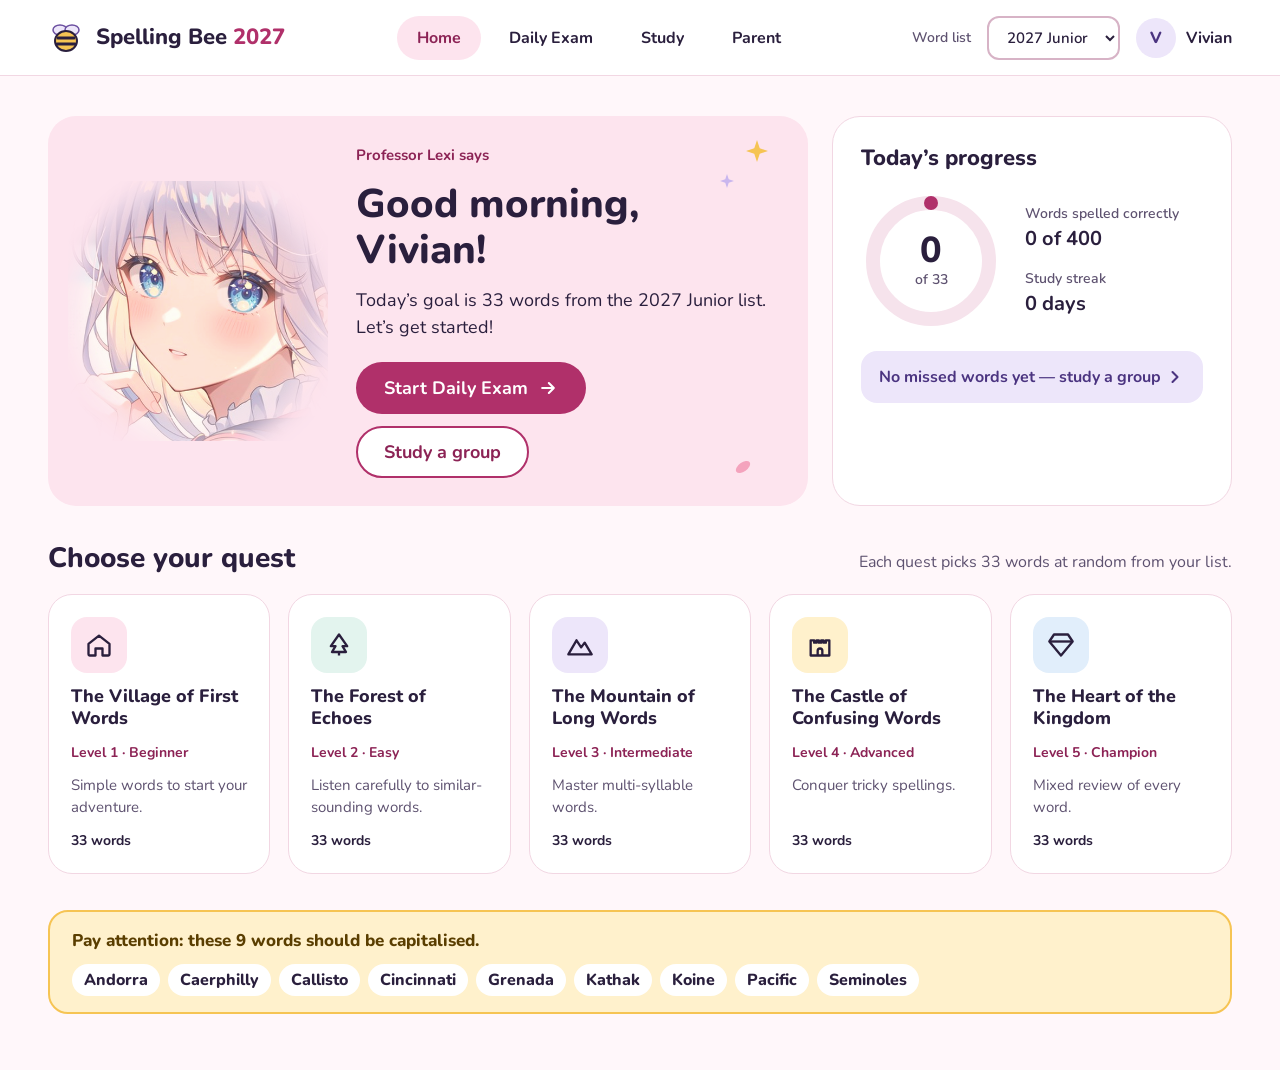
<file: index.html>
<!DOCTYPE html>
<html lang="en">
<head>
    <meta charset="UTF-8">
    <meta name="viewport" content="width=device-width, initial-scale=1.0">
    <title>Spelling Bee 2027 – Home</title>
    <link rel="preconnect" href="https://fonts.googleapis.com">
    <link rel="preconnect" href="https://fonts.gstatic.com" crossorigin>
    <link rel="stylesheet" href="https://fonts.googleapis.com/css2?family=Atkinson+Hyperlegible:wght@400;700&family=M+PLUS+Rounded+1c:wght@500;700;800&family=Nunito:wght@400;600;700;800&display=swap">
    <link rel="stylesheet" href="app.css">
    <script src="app.js"></script>
</head>
<body>
    <a class="skip-link" href="#main">Skip to main content</a>

    <header class="site-header">
        <a class="brand" href="index.html">
            <svg width="36" height="36" viewBox="0 0 36 36" aria-hidden="true"><ellipse cx="12" cy="10" rx="7" ry="5" fill="#EDE6FA" stroke="#6B4FA0" stroke-width="1.5"/><ellipse cx="24" cy="10" rx="7" ry="5" fill="#EDE6FA" stroke="#6B4FA0" stroke-width="1.5"/><ellipse cx="18" cy="21" rx="11" ry="10" fill="#F6C453" stroke="#2A1F3D" stroke-width="2"/><path d="M10 18h16M9 24h18" stroke="#2A1F3D" stroke-width="3" stroke-linecap="round"/></svg>
            <span>Spelling Bee <span class="brand-year">2027</span></span>
        </a>
        <nav class="main-nav" aria-label="Main">
            <a href="index.html" data-nav="home">Home</a>
            <a href="game.html" data-nav="exam">Daily Exam</a>
            <a href="game.html?view=study" data-nav="study">Study</a>
            <a href="parent.html" data-nav="parent">Parent</a>
        </nav>
        <div class="header-tools">
            <label for="word-list">Word list</label>
            <select id="word-list" class="select"></select>
            <div class="user-chip"><span class="avatar-initial" aria-hidden="true">V</span><span>Vivian</span></div>
        </div>
    </header>

    <main id="main" class="page">
        <div class="home-top">
            <section class="hero" aria-labelledby="hello">
                <svg class="sparkle" aria-hidden="true" width="22" height="22" viewBox="0 0 20 20" style="top: 24px; right: 40px"><path d="M10 0L12.5 7.5L20 10L12.5 12.5L10 20L7.5 12.5L0 10L7.5 7.5Z" fill="#F6C453"/></svg>
                <svg class="sparkle" aria-hidden="true" width="14" height="14" viewBox="0 0 20 20" style="top: 58px; right: 74px"><path d="M10 0L12.5 7.5L20 10L12.5 12.5L10 20L7.5 12.5L0 10L7.5 7.5Z" fill="#C9B6EE"/></svg>
                <svg class="sparkle" aria-hidden="true" width="18" height="18" viewBox="0 0 20 20" style="bottom: 30px; right: 56px"><ellipse cx="10" cy="10" rx="9" ry="5" transform="rotate(-35 10 10)" fill="#F4A3BD"/></svg>
                <img class="hero-portrait" src="images/lexi-portrait.png" alt="Professor Lexi, an anime girl with lavender hair and blue eyes" width="260" height="260">
                <div class="hero-text">
                    <p class="hero-kicker">Professor Lexi says</p>
                    <h1 id="hello">Hello, Vivian!</h1>
                    <p class="hero-lead" id="hero-lead">Loading today’s words…</p>
                    <div class="hero-actions">
                        <a class="btn btn-primary" href="game.html" id="continue-btn">Start Daily Exam
                            <svg width="20" height="20" viewBox="0 0 24 24" fill="none" stroke="currentColor" stroke-width="2.5" stroke-linecap="round" stroke-linejoin="round" aria-hidden="true"><path d="M5 12h14M13 6l6 6-6 6"/></svg>
                        </a>
                        <a class="btn btn-outline" href="game.html?view=study">Study a group</a>
                    </div>
                </div>
            </section>

            <section class="card progress-card" aria-labelledby="today-h">
                <h2 id="today-h">Today’s progress</h2>
                <div class="progress-body">
                    <div class="ring">
                        <svg width="140" height="140" viewBox="0 0 140 140" role="img" id="ring-svg" aria-label="0 words correct today">
                            <circle cx="70" cy="70" r="58" fill="none" stroke="var(--track)" stroke-width="14"/>
                            <circle id="ring-fill" cx="70" cy="70" r="58" fill="none" stroke="var(--primary)" stroke-width="14" stroke-linecap="round" stroke-dasharray="0 364.4" transform="rotate(-90 70 70)"/>
                        </svg>
                        <div class="ring-label" aria-hidden="true"><span class="ring-number" id="ring-number">0</span><span class="ring-of" id="ring-of">of 33</span></div>
                    </div>
                    <dl class="stat-list">
                        <div><dt>Words spelled correctly</dt><dd id="stat-mastered">–</dd></div>
                        <div><dt>Study streak</dt><dd id="stat-streak">–</dd></div>
                    </dl>
                </div>
                <a class="review-link" href="game.html?mode=missed" id="review-link">
                    <span id="review-text">Review missed words</span>
                    <svg width="20" height="20" viewBox="0 0 24 24" fill="none" stroke="currentColor" stroke-width="2.5" stroke-linecap="round" stroke-linejoin="round" aria-hidden="true"><path d="M9 6l6 6-6 6"/></svg>
                </a>
            </section>
        </div>

        <section aria-labelledby="quests-h" style="display: flex; flex-direction: column; gap: 18px">
            <div class="section-head">
                <h2 id="quests-h">Choose your quest</h2>
                <p class="muted">Each quest picks 33 words at random from your list.</p>
            </div>
            <div class="quest-grid" id="quest-grid"></div>
        </section>
    </main>

    <nav class="bottom-nav" aria-label="Main">
        <a href="index.html" data-nav="home"><svg width="24" height="24" viewBox="0 0 24 24" fill="none" stroke="currentColor" stroke-width="2" stroke-linejoin="round" aria-hidden="true"><path d="M3 11l9-7 9 7v9a1 1 0 0 1-1 1h-5v-6H9v6H4a1 1 0 0 1-1-1z"/></svg>Home</a>
        <a href="game.html" data-nav="exam"><svg width="24" height="24" viewBox="0 0 24 24" fill="none" stroke="currentColor" stroke-width="2" stroke-linecap="round" stroke-linejoin="round" aria-hidden="true"><path d="M11 5L6 9H3v6h3l5 4z"/><path d="M15.5 8.5a5 5 0 0 1 0 7"/></svg>Exam</a>
        <a href="game.html?view=study" data-nav="study"><svg width="24" height="24" viewBox="0 0 24 24" fill="none" stroke="currentColor" stroke-width="2" stroke-linejoin="round" aria-hidden="true"><path d="M4 5a2 2 0 0 1 2-2h13v16H6a2 2 0 0 0-2 2z"/><path d="M4 21V5M9 7h6"/></svg>Study</a>
        <a href="parent.html" data-nav="parent"><svg width="24" height="24" viewBox="0 0 24 24" fill="none" stroke="currentColor" stroke-width="2" stroke-linecap="round" stroke-linejoin="round" aria-hidden="true"><rect x="3" y="5" width="18" height="16" rx="2"/><path d="M3 10h18M8 3v4M16 3v4"/></svg>Parent</a>
    </nav>

    <script>
        SB.initHeader('home');

        const hour = new Date().getHours();
        const greeting = hour < 12 ? 'Good morning' : hour < 18 ? 'Good afternoon' : 'Good evening';
        document.getElementById('hello').textContent = `${greeting}, Vivian!`;

        document.getElementById('quest-grid').innerHTML = SB.QUESTS.map(q => `
            <a class="quest" href="game.html?kingdom=${q.id}">
                <span class="quest-icon" style="background: var(${q.tint})"><svg width="28" height="28" viewBox="0 0 24 24" fill="none" stroke="#2A1F3D" stroke-width="2" stroke-linejoin="round" aria-hidden="true">${q.icon}</svg></span>
                <span class="quest-name">${SB.esc(q.name)}</span>
                <span class="quest-level">${SB.esc(q.level)}</span>
                <span class="quest-desc">${SB.esc(q.desc)}</span>
                <span class="quest-count">33 words</span>
            </a>`).join('');

        SB.loadWords().then(({ list, words, goal }) => {
            SB.showCapsNotice(words);
            const p = SB.getProgress();
            const score = SB.todayScore(p);
            const inList = new Set(words.map(w => w.word));
            const mastered = Object.keys(p.correctWords).filter(w => inList.has(w)).length;
            const missed = Object.keys(p.incorrectWordsCount).filter(w => inList.has(w)).length;
            const days = SB.streak(p);

            let lead = `Today’s goal is ${goal} words from the ${list.name} list. `;
            if (score.correct === 0) lead += 'Let’s get started!';
            else if (score.correct < goal) lead += `You’re ${score.correct} words in — let’s keep going.`;
            else lead += 'You reached today’s goal — amazing work!';
            document.getElementById('hero-lead').textContent = lead;
            if (score.total > 0) document.getElementById('continue-btn').firstChild.textContent = 'Continue Daily Exam ';

            const shown = Math.min(score.correct, goal);
            document.getElementById('ring-fill').setAttribute('stroke-dasharray', `${(shown / goal * 364.4).toFixed(1)} 364.4`);
            document.getElementById('ring-svg').setAttribute('aria-label', `${score.correct} of ${goal} words correct today`);
            document.getElementById('ring-number').textContent = score.correct;
            document.getElementById('ring-of').textContent = `of ${goal}`;
            document.getElementById('stat-mastered').textContent = `${mastered} of ${words.length}`;
            document.getElementById('stat-streak').textContent = days === 1 ? '1 day' : `${days} days`;

            const review = document.getElementById('review-link');
            if (missed > 0) {
                document.getElementById('review-text').textContent = `Review ${missed} missed ${missed === 1 ? 'word' : 'words'}`;
            } else {
                document.getElementById('review-text').textContent = 'No missed words yet — study a group';
                review.href = 'game.html?view=study';
            }
        }).catch(() => {
            document.getElementById('hero-lead').textContent = 'The word list could not be loaded. Open this app from a web server (for example GitHub Pages), not by double-clicking the file.';
        });
    </script>
</body>
</html>
</file>
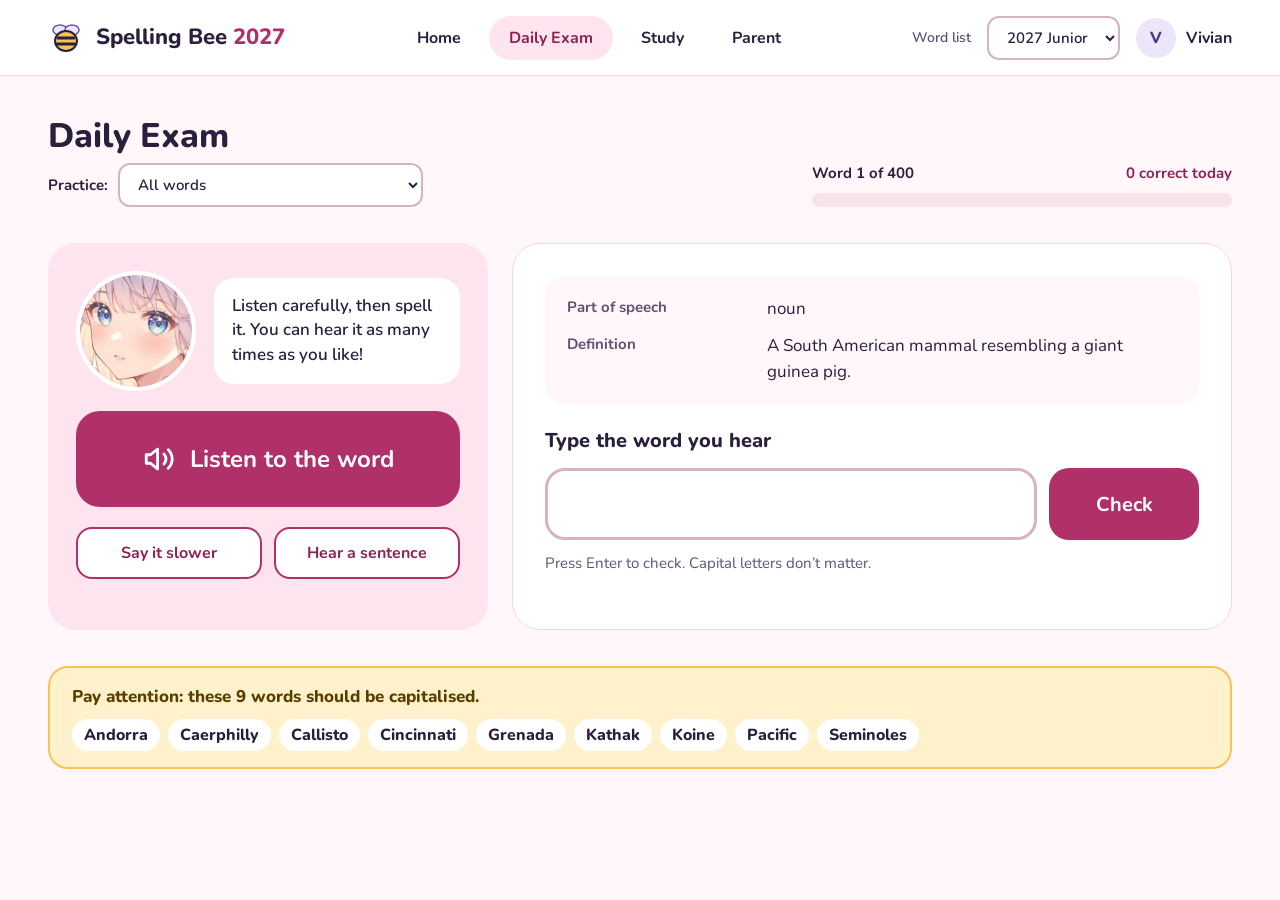
<file: game.html>
<!DOCTYPE html>
<html lang="en">
<head>
    <meta charset="UTF-8">
    <meta name="viewport" content="width=device-width, initial-scale=1.0">
    <title>Spelling Bee 2027 – Daily Exam</title>
    <link rel="preconnect" href="https://fonts.googleapis.com">
    <link rel="preconnect" href="https://fonts.gstatic.com" crossorigin>
    <link rel="stylesheet" href="https://fonts.googleapis.com/css2?family=Atkinson+Hyperlegible:wght@400;700&family=M+PLUS+Rounded+1c:wght@500;700;800&family=Nunito:wght@400;600;700;800&display=swap">
    <link rel="stylesheet" href="app.css">
    <script src="app.js"></script>
</head>
<body>
    <a class="skip-link" href="#main">Skip to main content</a>

    <header class="site-header">
        <a class="brand" href="index.html">
            <svg width="36" height="36" viewBox="0 0 36 36" aria-hidden="true"><ellipse cx="12" cy="10" rx="7" ry="5" fill="#EDE6FA" stroke="#6B4FA0" stroke-width="1.5"/><ellipse cx="24" cy="10" rx="7" ry="5" fill="#EDE6FA" stroke="#6B4FA0" stroke-width="1.5"/><ellipse cx="18" cy="21" rx="11" ry="10" fill="#F6C453" stroke="#2A1F3D" stroke-width="2"/><path d="M10 18h16M9 24h18" stroke="#2A1F3D" stroke-width="3" stroke-linecap="round"/></svg>
            <span>Spelling Bee <span class="brand-year">2027</span></span>
        </a>
        <nav class="main-nav" aria-label="Main">
            <a href="index.html" data-nav="home">Home</a>
            <a href="game.html" data-nav="exam">Daily Exam</a>
            <a href="game.html?view=study" data-nav="study">Study</a>
            <a href="parent.html" data-nav="parent">Parent</a>
        </nav>
        <div class="header-tools">
            <label for="word-list">Word list</label>
            <select id="word-list" class="select"></select>
            <div class="user-chip"><span class="avatar-initial" aria-hidden="true">V</span><span>Vivian</span></div>
        </div>
    </header>

    <!-- ===================== DAILY EXAM ===================== -->
    <main id="main" class="page" hidden data-view="exam">
        <div class="exam-head">
            <div class="exam-head-left">
                <h1>Daily Exam</h1>
                <div class="mode-row">
                    <label for="mode-select">Practice:</label>
                    <select id="mode-select" class="select"></select>
                </div>
            </div>
            <div class="exam-progress">
                <div class="exam-progress-labels"><span id="word-count">Word 1 of 33</span><span id="today-count" style="color: var(--primary-ink)">0 correct today</span></div>
                <div class="bar" role="progressbar" id="goal-bar" aria-label="Daily goal" aria-valuemin="0" aria-valuemax="33" aria-valuenow="0"><div class="bar-fill" id="goal-fill" style="width: 0%"></div></div>
            </div>
        </div>

        <div id="exam-area"></div>
    </main>

    <!-- ===================== STUDY ===================== -->
    <main id="main-study" class="page" hidden data-view="study">
        <div class="study-grid">
            <nav class="group-nav" aria-labelledby="groups-h">
                <h2 id="groups-h">Groups</h2>
                <div id="group-list" style="display: contents"></div>
            </nav>

            <section class="study-main" aria-labelledby="group-h">
                <div class="study-head">
                    <div style="display: flex; flex-direction: column; gap: 4px">
                        <h1 id="group-h" tabindex="-1">Group 1</h1>
                        <p class="muted" id="group-range"></p>
                    </div>
                    <a class="btn btn-primary" id="quiz-group" href="game.html?group=1">Quiz this group</a>
                </div>
                <div class="chips" role="group" aria-label="Filter words" id="filter-chips"></div>
                <div class="word-cards" id="word-cards" aria-live="polite"></div>
            </section>

            <aside class="settings-col" aria-label="Reading settings and tips">
                <section class="card settings" aria-labelledby="settings-h">
                    <h2 id="settings-h">Reading settings</h2>
                    <div>
                        <span class="setting-label" id="size-l">Text size</span>
                        <div class="size-group" role="group" aria-labelledby="size-l">
                            <button type="button" class="size-btn" data-size="small" style="font-size: 0.875rem" aria-label="Small text">A</button>
                            <button type="button" class="size-btn" data-size="medium" style="font-size: 1.0625rem" aria-label="Medium text">A</button>
                            <button type="button" class="size-btn" data-size="large" style="font-size: 1.3125rem" aria-label="Large text">A</button>
                        </div>
                    </div>
                    <button type="button" class="switch" role="switch" data-setting="easyRead" aria-checked="false">Easy-read font<span class="switch-track" aria-hidden="true"><span class="switch-thumb"></span></span></button>
                    <button type="button" class="switch" role="switch" data-setting="reduceMotion" aria-checked="false">Reduce motion<span class="switch-track" aria-hidden="true"><span class="switch-thumb"></span></span></button>
                    <button type="button" class="switch" role="switch" data-setting="highContrast" aria-checked="false">High contrast<span class="switch-track" aria-hidden="true"><span class="switch-thumb"></span></span></button>
                    <div>
                        <label class="setting-label" for="voice-speed">Voice speed: <span id="voice-speed-value">0.8×</span></label>
                        <input class="range" id="voice-speed" type="range" min="0.5" max="1.2" step="0.1" value="0.8">
                    </div>
                    <div>
                        <label class="setting-label" for="voice-name">Voice</label>
                        <select class="select" id="voice-name" style="width: 100%"></select>
                    </div>
                </section>
                <section class="tip" aria-label="Tip from Professor Lexi">
                    <p class="tip-title">Lexi’s tip</p>
                    <p id="tip-text">Say each syllable out loud as you spell.</p>
                </section>
            </aside>
        </div>
    </main>

    <nav class="bottom-nav" aria-label="Main">
        <a href="index.html" data-nav="home"><svg width="24" height="24" viewBox="0 0 24 24" fill="none" stroke="currentColor" stroke-width="2" stroke-linejoin="round" aria-hidden="true"><path d="M3 11l9-7 9 7v9a1 1 0 0 1-1 1h-5v-6H9v6H4a1 1 0 0 1-1-1z"/></svg>Home</a>
        <a href="game.html" data-nav="exam"><svg width="24" height="24" viewBox="0 0 24 24" fill="none" stroke="currentColor" stroke-width="2" stroke-linecap="round" stroke-linejoin="round" aria-hidden="true"><path d="M11 5L6 9H3v6h3l5 4z"/><path d="M15.5 8.5a5 5 0 0 1 0 7"/></svg>Exam</a>
        <a href="game.html?view=study" data-nav="study"><svg width="24" height="24" viewBox="0 0 24 24" fill="none" stroke="currentColor" stroke-width="2" stroke-linejoin="round" aria-hidden="true"><path d="M4 5a2 2 0 0 1 2-2h13v16H6a2 2 0 0 0-2 2z"/><path d="M4 21V5M9 7h6"/></svg>Study</a>
        <a href="parent.html" data-nav="parent"><svg width="24" height="24" viewBox="0 0 24 24" fill="none" stroke="currentColor" stroke-width="2" stroke-linecap="round" stroke-linejoin="round" aria-hidden="true"><rect x="3" y="5" width="18" height="16" rx="2"/><path d="M3 10h18M8 3v4M16 3v4"/></svg>Parent</a>
    </nav>

    <script>
        const params = new URLSearchParams(location.search);
        const VIEW = params.get('view') === 'study' ? 'study' : 'exam';

        const ICON_SPEAKER = '<svg width="34" height="34" viewBox="0 0 24 24" fill="none" stroke="currentColor" stroke-width="2" stroke-linecap="round" stroke-linejoin="round" aria-hidden="true"><path d="M11 5L6 9H3v6h3l5 4z"/><path d="M15.5 8.5a5 5 0 0 1 0 7M18.5 5.5a9 9 0 0 1 0 13"/></svg>';
        const ICON_SPEAKER_SM = '<svg width="20" height="20" viewBox="0 0 24 24" fill="none" stroke="currentColor" stroke-width="2" stroke-linecap="round" stroke-linejoin="round" aria-hidden="true"><path d="M11 5L6 9H3v6h3l5 4z"/><path d="M15.5 8.5a5 5 0 0 1 0 7"/></svg>';
        const ICON_CHECK = '<svg width="36" height="36" viewBox="0 0 24 24" fill="none" stroke="currentColor" stroke-width="2.5" stroke-linecap="round" stroke-linejoin="round" aria-hidden="true"><circle cx="12" cy="12" r="10"/><path d="M7.5 12.5l3 3 6-6"/></svg>';
        const ICON_CROSS = '<svg width="36" height="36" viewBox="0 0 24 24" fill="none" stroke="currentColor" stroke-width="2.5" stroke-linecap="round" stroke-linejoin="round" aria-hidden="true"><circle cx="12" cy="12" r="10"/><path d="M9 9l6 6M15 9l-6 6"/></svg>';
        const ICON_STAR = '<svg width="22" height="22" viewBox="0 0 24 24" fill="none" stroke="currentColor" stroke-width="2" stroke-linejoin="round" aria-hidden="true"><path d="M12 3l2.7 5.6 6.1.9-4.4 4.3 1 6.1L12 17l-5.4 2.9 1-6.1L3.2 9.5l6.1-.9z"/></svg>';

        let WORDS = [];
        let GOAL = 33;
        let GROUPS = [];
        let progress = SB.getProgress();

        SB.initHeader(VIEW);
        document.querySelectorAll('main[data-view]').forEach(m => {
            m.hidden = m.dataset.view !== VIEW;
        });
        // Keep the skip link pointing at the visible view.
        if (VIEW === 'study') {
            document.getElementById('main').removeAttribute('id');
            document.getElementById('main-study').id = 'main';
            document.title = 'Spelling Bee 2027 – Study';
        }

        SB.loadWords().then(data => {
            WORDS = data.words;
            GOAL = data.goal;
            SB.showCapsNotice(WORDS);
            for (let g = 1; g <= data.totalGroups; g++) {
                const list = WORDS.filter(w => w.group === g);
                if (list.length) GROUPS.push({ n: g, words: list, range: `${list[0].word} to ${list[list.length - 1].word}` });
            }
            if (VIEW === 'exam') initExam();
            else initStudy();
        }).catch(() => {
            const target = VIEW === 'exam' ? document.getElementById('exam-area') : document.getElementById('word-cards');
            target.innerHTML = '<div class="feedback feedback-bad" role="alert"><div>The word list could not be loaded. Open this app from a web server (for example GitHub Pages), not by double-clicking the file.</div></div>';
        });

        // ===================== DAILY EXAM =====================
        // missed: the first try at this word was wrong, so the word must be retyped correctly before moving on.
        const exam = { pool: [], index: 0, result: null, typed: '', missed: false, attempts: 0, sessionCorrect: 0, label: '' };

        function initExam() {
            const kingdom = parseInt(params.get('kingdom'), 10);
            const group = parseInt(params.get('group'), 10);
            const mode = params.get('mode');
            const quest = SB.QUESTS.find(q => q.id === kingdom);

            const select = document.getElementById('mode-select');
            const options = [{ value: 'all', text: 'All words' }, { value: 'missed', text: 'Missed words' }];
            if (quest) options.unshift({ value: 'kingdom', text: `Quest: ${quest.name}` });
            GROUPS.forEach(g => options.push({ value: `group-${g.n}`, text: `Group ${g.n} (${g.range})` }));
            let current = 'all';
            if (quest) current = 'kingdom';
            else if (mode === 'missed') current = 'missed';
            else if (GROUPS.some(g => g.n === group)) current = `group-${group}`;
            select.innerHTML = options.map(o => `<option value="${o.value}"${o.value === current ? ' selected' : ''}>${SB.esc(o.text)}</option>`).join('');
            select.addEventListener('change', () => {
                const v = select.value;
                if (v === 'kingdom') location.href = `game.html?kingdom=${kingdom}`;
                else if (v === 'missed') location.href = 'game.html?mode=missed';
                else if (v.startsWith('group-')) location.href = `game.html?group=${v.slice(6)}`;
                else location.href = 'game.html';
            });

            if (current === 'kingdom') exam.pool = SB.shuffle(WORDS).slice(0, 33);
            else if (current === 'missed') exam.pool = SB.shuffle(WORDS.filter(w => progress.incorrectWordsCount[w.word]));
            else if (current.startsWith('group-')) exam.pool = SB.shuffle(GROUPS.find(g => g.n === group).words);
            else exam.pool = SB.shuffle(WORDS);

            renderExam();
        }

        function updateGoal() {
            const score = SB.todayScore(progress);
            document.getElementById('today-count').textContent = `${score.correct} correct today`;
            const bar = document.getElementById('goal-bar');
            bar.setAttribute('aria-valuemax', GOAL);
            bar.setAttribute('aria-valuenow', Math.min(score.correct, GOAL));
            bar.setAttribute('aria-valuetext', `${score.correct} of ${GOAL} words correct today`);
            document.getElementById('goal-fill').style.width = `${Math.min(100, score.correct / GOAL * 100)}%`;
            const total = exam.pool.length;
            document.getElementById('word-count').textContent = total ? `Word ${Math.min(exam.index + 1, total)} of ${total}` : 'No words';
        }

        function renderExam(focusTarget) {
            updateGoal();
            const area = document.getElementById('exam-area');

            if (!exam.pool.length) {
                area.innerHTML = `
                    <div class="card spell-panel">
                        <h2>No words here yet</h2>
                        <p>${params.get('mode') === 'missed' ? 'You have no missed words in this list. Great job! Try all words or pick a group.' : 'This list has no words.'}</p>
                        <div class="hero-actions"><a class="btn btn-primary" href="game.html">Practise all words</a><a class="btn btn-outline" href="game.html?view=study">Study a group</a></div>
                    </div>`;
                return;
            }

            if (exam.index >= exam.pool.length) {
                area.innerHTML = `
                    <div class="card spell-panel">
                        <h2 id="done-h" tabindex="-1">Session complete!</h2>
                        <p style="font-size: 1.125rem">You spelled ${exam.sessionCorrect} of ${exam.pool.length} words correctly. Professor Lexi is proud of you!</p>
                        <div class="hero-actions"><button type="button" class="btn btn-primary" id="restart-btn">Practise again</button><a class="btn btn-outline" href="index.html">Back to home</a></div>
                    </div>`;
                document.getElementById('restart-btn').addEventListener('click', () => location.reload());
                document.getElementById('done-h').focus();
                return;
            }

            const w = exam.pool[exam.index];
            const answered = exam.result === 'correct';
            const retrying = exam.missed && !answered;
            const score = SB.todayScore(progress);

            // While retrying, the correct word, meaning and example sit above the input so no scrolling is needed.
            let retryPanel = '';
            if (retrying) {
                retryPanel = `
                    <div class="feedback feedback-bad">
                        ${ICON_CROSS}
                        <div style="flex-grow: 1"><p class="feedback-title">${exam.attempts > 1 ? 'Still not quite — try again.' : 'Not quite — let’s fix it.'}</p><p class="feedback-body">You typed “${SB.esc(exam.typed)}”. Study the correct spelling, then type it again below.</p></div>
                    </div>
                    <div class="answer-card">
                        <p class="answer-label">The correct spelling</p>
                        <div class="answer-word-row">
                            <p class="answer-word">${SB.esc(w.word)}</p>
                            <button type="button" class="small-listen" id="hear-again-btn" aria-label="Listen to ${SB.esc(w.word)}">${ICON_SPEAKER_SM}Listen</button>
                        </div>
                        <p class="answer-letters">${SB.esc(w.word.toUpperCase().split('').join(' - '))}</p>
                        ${w.pron || w.pos ? `<div class="meta-row">${w.pron ? `<span class="pron">${SB.esc(w.pron)}</span>` : ''}${w.pos ? `<span class="pos-tag">${SB.esc(w.pos)}</span>` : ''}</div>` : ''}
                        ${w.alt ? `<p class="muted" style="font-size: 0.875rem">Also spelled: ${SB.esc(w.alt)}</p>` : ''}
                        <dl class="answer-details">
                            <dt>Meaning</dt>
                            <dd>${SB.esc(w.def || 'No definition available.')}</dd>
                            ${w.example ? `<dt>Sample sentence</dt><dd class="word-example">${SB.esc(w.example)}</dd>` : ''}
                        </dl>
                    </div>`;
            }

            let feedback = '';
            if (exam.result === 'correct') {
                feedback = `
                    <div class="feedback feedback-good">
                        ${ICON_CHECK}
                        <div style="flex-grow: 1"><p class="feedback-title">${exam.missed ? 'That’s it! Now you’ve got it.' : 'Correct! Wonderful!'}</p><p class="feedback-body">${SB.esc(w.word)} is spelled ${SB.esc(w.word.toUpperCase().split('').join('-'))}.</p></div>
                        <button type="button" class="next-btn" id="next-btn">Next word</button>
                    </div>`;
            } else if (exam.result === 'empty') {
                feedback = `<div class="feedback feedback-info"><div>Type the word first, then press Check.</div></div>`;
            }
            if (exam.result === 'correct' && !exam.missed && score.correct === GOAL) {
                feedback += `<div class="celebrate" style="margin-top: 12px">You reached today’s goal of ${GOAL} words! Amazing job, Vivian!</div>`;
            }

            const clues = [];
            if (w.pos) clues.push(`<dt>Part of speech</dt><dd>${SB.esc(w.pos)}</dd>`);
            clues.push(`<dt>Definition</dt><dd>${SB.esc(w.def || 'No definition available.')}</dd>`);

            area.innerHTML = `
                <div class="exam-grid">
                    <section class="listen-panel" aria-label="Listen">
                        <div class="lexi-row">
                            <img class="lexi-avatar" src="images/lexi-avatar.png" alt="" width="120" height="120">
                            <p class="bubble">Listen carefully, then spell it. You can hear it as many times as you like!</p>
                        </div>
                        <button type="button" class="listen-btn" id="listen-btn">${ICON_SPEAKER}Listen to the word</button>
                        <div class="two-up">
                            <button type="button" class="btn-soft" id="slow-btn">Say it slower</button>
                            <button type="button" class="btn-soft" id="sentence-btn"${w.example ? '' : ' disabled'}>Hear a sentence</button>
                        </div>
                    </section>

                    <section class="card spell-panel" id="spell-panel" aria-label="Spell the word">
                        ${retrying ? `<div aria-live="polite" style="display: flex; flex-direction: column; gap: 16px">${retryPanel}</div>` : `<dl class="clues">${clues.join('')}</dl>`}
                        <form class="spell-form" id="spell-form" novalidate>
                            <label for="answer">${retrying ? 'Now type the correct spelling' : 'Type the word you hear'}</label>
                            <div class="spell-row">
                                <input class="spell-input" id="answer" type="text" autocomplete="off" autocapitalize="off" autocorrect="off" spellcheck="false" aria-describedby="answer-tip"${answered ? ' disabled' : ''} value="${answered ? SB.esc(exam.typed) : ''}">
                                <button type="submit" class="check-btn"${answered ? ' disabled' : ''}>Check</button>
                            </div>
                            <p id="answer-tip" class="muted" style="font-size: 0.9375rem">Press Enter to check. Capital letters don’t matter.</p>
                        </form>
                        <div aria-live="polite" id="feedback">${feedback}</div>
                    </section>
                </div>`;

            document.getElementById('listen-btn').addEventListener('click', () => SB.playWord(w));
            document.getElementById('slow-btn').addEventListener('click', () => SB.playWord(w, true));
            document.getElementById('sentence-btn').addEventListener('click', () => SB.speak(w.example, SB.getSettings().voiceRate));
            document.getElementById('spell-form').addEventListener('submit', e => {
                e.preventDefault();
                checkAnswer(w);
            });
            const hearAgain = document.getElementById('hear-again-btn');
            if (hearAgain) hearAgain.addEventListener('click', () => SB.playWord(w));
            const next = document.getElementById('next-btn');
            if (next) next.addEventListener('click', nextWord);

            if (focusTarget === 'next' && next) next.focus();
            else if (focusTarget === 'retry') {
                // On stacked (phone/tablet) layouts the listen panel sits above; bring the answer and input into view.
                document.getElementById('spell-panel').scrollIntoView({ block: 'start' });
                document.getElementById('answer').focus({ preventScroll: true });
            }
            else if (focusTarget === 'answer') document.getElementById('answer').focus();
        }

        function checkAnswer(w) {
            const typed = document.getElementById('answer').value.trim();
            if (!typed) {
                exam.result = 'empty';
                renderExam('answer');
                return;
            }
            exam.typed = typed;
            exam.attempts++;
            const isRight = typed.toLowerCase() === w.word.toLowerCase();

            // Retries after a miss don't change the score; only the first try counts.
            if (exam.missed) {
                exam.result = isRight ? 'correct' : 'wrong';
                renderExam(isRight ? 'next' : 'retry');
                return;
            }

            // Re-read before saving so a tab left open from an earlier day can't overwrite newer records.
            progress = SB.getProgress();
            const today = SB.todayKey();
            if (!progress.scores[today]) progress.scores[today] = { correct: 0, total: 0 };
            progress.scores[today].total++;
            if (isRight) {
                exam.result = 'correct';
                exam.sessionCorrect++;
                progress.scores[today].correct++;
                progress.correctWords[w.word] = (progress.correctWords[w.word] || 0) + 1;
            } else {
                exam.result = 'wrong';
                exam.missed = true;
                progress.incorrectWordsCount[w.word] = (progress.incorrectWordsCount[w.word] || 0) + 1;
                // Per-day record for the Parent page: which words were missed that day, and what was typed.
                const day = progress.scores[today];
                if (!day.wrong) day.wrong = {};
                day.wrong[w.word] = (day.wrong[w.word] || 0) + 1;
                progress.lastMissed[w.word] = today;
                progress.lastTyped[w.word] = typed;
            }
            SB.saveProgress(progress);
            SB.recordAnswer(w.word, isRight, typed);
            renderExam(isRight ? 'next' : 'retry');
        }

        function nextWord() {
            exam.index++;
            exam.result = null;
            exam.typed = '';
            exam.missed = false;
            exam.attempts = 0;
            renderExam('answer');
        }

        // ===================== STUDY =====================
        const study = { group: 1, filter: 'all' };

        function initStudy() {
            const g = parseInt(params.get('group'), 10);
            study.group = GROUPS.some(x => x.n === g) ? g : GROUPS[0].n;
            document.getElementById('groups-h').textContent = `${GROUPS.length} groups`;
            initSettings();
            renderStudy();
        }

        function renderStudy(focusHeading) {
            const group = GROUPS.find(g => g.n === study.group);
            const missed = group.words.filter(w => progress.incorrectWordsCount[w.word]);
            const starred = group.words.filter(w => progress.starred[w.word]);

            document.getElementById('group-list').innerHTML = GROUPS.map(g => `
                <button type="button" class="group-btn" data-group="${g.n}"${g.n === study.group ? ' aria-current="true"' : ''}>
                    <strong>Group ${g.n}</strong><span>${SB.esc(g.range)}</span>
                </button>`).join('');
            document.querySelectorAll('.group-btn').forEach(b => b.addEventListener('click', () => {
                study.group = parseInt(b.dataset.group, 10);
                study.filter = 'all';
                history.replaceState(null, '', `game.html?view=study&group=${study.group}`);
                renderStudy(true);
            }));

            document.getElementById('group-h').textContent = `Group ${group.n}`;
            document.getElementById('group-range').textContent = `${group.range} · ${group.words.length} words`;
            document.getElementById('quiz-group').href = `game.html?group=${group.n}`;

            const chips = [
                { key: 'all', label: `All ${group.words.length}` },
                { key: 'review', label: `To review ${missed.length}` },
                { key: 'starred', label: `Starred ${starred.length}` }
            ];
            document.getElementById('filter-chips').innerHTML = chips.map(c =>
                `<button type="button" class="chip" data-filter="${c.key}" aria-pressed="${c.key === study.filter}">${c.label}</button>`).join('');
            document.querySelectorAll('.chip').forEach(b => b.addEventListener('click', () => {
                study.filter = b.dataset.filter;
                renderStudy();
                document.querySelector(`.chip[data-filter="${study.filter}"]`).focus();
            }));

            const shown = study.filter === 'review' ? missed : study.filter === 'starred' ? starred : group.words;
            const cards = document.getElementById('word-cards');
            if (!shown.length) {
                cards.innerHTML = `<p class="empty-note">${study.filter === 'review' ? 'No missed words in this group yet.' : 'No starred words yet. Tap the star on a word to save it here.'}</p>`;
            } else {
                cards.innerHTML = shown.map(w => {
                    const i = WORDS.indexOf(w);
                    const isStarred = !!progress.starred[w.word];
                    const meta = [];
                    if (w.pron) meta.push(`<span class="pron">${SB.esc(w.pron)}</span>`);
                    if (w.pos) meta.push(`<span class="pos-tag">${SB.esc(w.pos)}</span>`);
                    return `
                        <article class="word-card">
                            <div class="word-card-top">
                                <h3>${SB.esc(w.word)}</h3>
                                <button type="button" class="star-btn" data-star="${i}" aria-pressed="${isStarred}" aria-label="Star ${SB.esc(w.word)}">${ICON_STAR}</button>
                            </div>
                            ${meta.length ? `<div class="meta-row">${meta.join('')}</div>` : ''}
                            ${w.alt ? `<p class="muted" style="font-size: 0.875rem">Also spelled: ${SB.esc(w.alt)}</p>` : ''}
                            <p class="word-def">${SB.esc(w.def || 'No definition available.')}</p>
                            ${w.example ? `<p class="word-example">${SB.esc(w.example)}</p>` : ''}
                            <button type="button" class="small-listen" data-listen="${i}" aria-label="Listen to ${SB.esc(w.word)}">${ICON_SPEAKER_SM}Listen</button>
                        </article>`;
                }).join('');
            }
            cards.querySelectorAll('[data-listen]').forEach(b => b.addEventListener('click', () => SB.playWord(WORDS[b.dataset.listen])));
            cards.querySelectorAll('[data-star]').forEach(b => b.addEventListener('click', () => {
                const w = WORDS[b.dataset.star];
                progress = SB.getProgress();
                if (progress.starred[w.word]) delete progress.starred[w.word];
                else progress.starred[w.word] = true;
                SB.saveProgress(progress);
                const on = !!progress.starred[w.word];
                b.setAttribute('aria-pressed', on);
                document.querySelector('.chip[data-filter="starred"]').textContent = `Starred ${group.words.filter(x => progress.starred[x.word]).length}`;
                if (study.filter === 'starred' && !on) {
                    renderStudy();
                    document.querySelector('.chip[data-filter="starred"]').focus();
                }
            }));

            const tipWord = group.words.find(w => w.pron);
            document.getElementById('tip-text').textContent = tipWord
                ? `Say each syllable out loud as you spell. Try it: ${tipWord.word} sounds like ${tipWord.pron}.`
                : 'Say each syllable out loud as you spell, then write the word from memory.';

            if (focusHeading) document.getElementById('group-h').focus();
        }

        function initSettings() {
            const s = SB.getSettings();
            const sync = () => {
                document.querySelectorAll('.size-btn').forEach(b => b.setAttribute('aria-pressed', b.dataset.size === s.textSize));
                document.querySelectorAll('.switch').forEach(b => b.setAttribute('aria-checked', !!s[b.dataset.setting]));
                document.getElementById('voice-speed').value = s.voiceRate;
                document.getElementById('voice-speed-value').textContent = `${s.voiceRate.toFixed(1)}×`;
            };
            document.querySelectorAll('.size-btn').forEach(b => b.addEventListener('click', () => {
                s.textSize = b.dataset.size;
                SB.saveSettings(s);
                sync();
            }));
            document.querySelectorAll('.switch').forEach(b => b.addEventListener('click', () => {
                s[b.dataset.setting] = !s[b.dataset.setting];
                SB.saveSettings(s);
                sync();
            }));
            const speed = document.getElementById('voice-speed');
            speed.addEventListener('input', () => {
                s.voiceRate = parseFloat(speed.value);
                SB.saveSettings(s);
                sync();
            });
            speed.addEventListener('change', () => SB.speak('This is my reading speed.', s.voiceRate));

            // Voices differ by device and browser, and load after the page in Chrome.
            const voiceSelect = document.getElementById('voice-name');
            const fillVoices = () => {
                const voices = SB.englishVoices();
                if (!voices.length) {
                    voiceSelect.innerHTML = '<option value="">Device default</option>';
                    return;
                }
                const auto = SB.getSettings().voiceName ? null : SB.bestVoice();
                voiceSelect.innerHTML = `<option value="">Automatic${auto ? ` (${SB.esc(auto.name)})` : ''}</option>` +
                    voices.map(v => `<option value="${SB.esc(v.name)}"${v.name === s.voiceName ? ' selected' : ''}>${SB.esc(v.name)} · ${SB.esc(v.lang)}</option>`).join('');
            };
            if ('speechSynthesis' in window) {
                fillVoices();
                window.speechSynthesis.addEventListener('voiceschanged', fillVoices);
            }
            voiceSelect.addEventListener('change', () => {
                s.voiceName = voiceSelect.value;
                SB.saveSettings(s);
                SB.speak('premature', s.voiceRate);
            });
            sync();
        }
    </script>
</body>
</html>
</file>
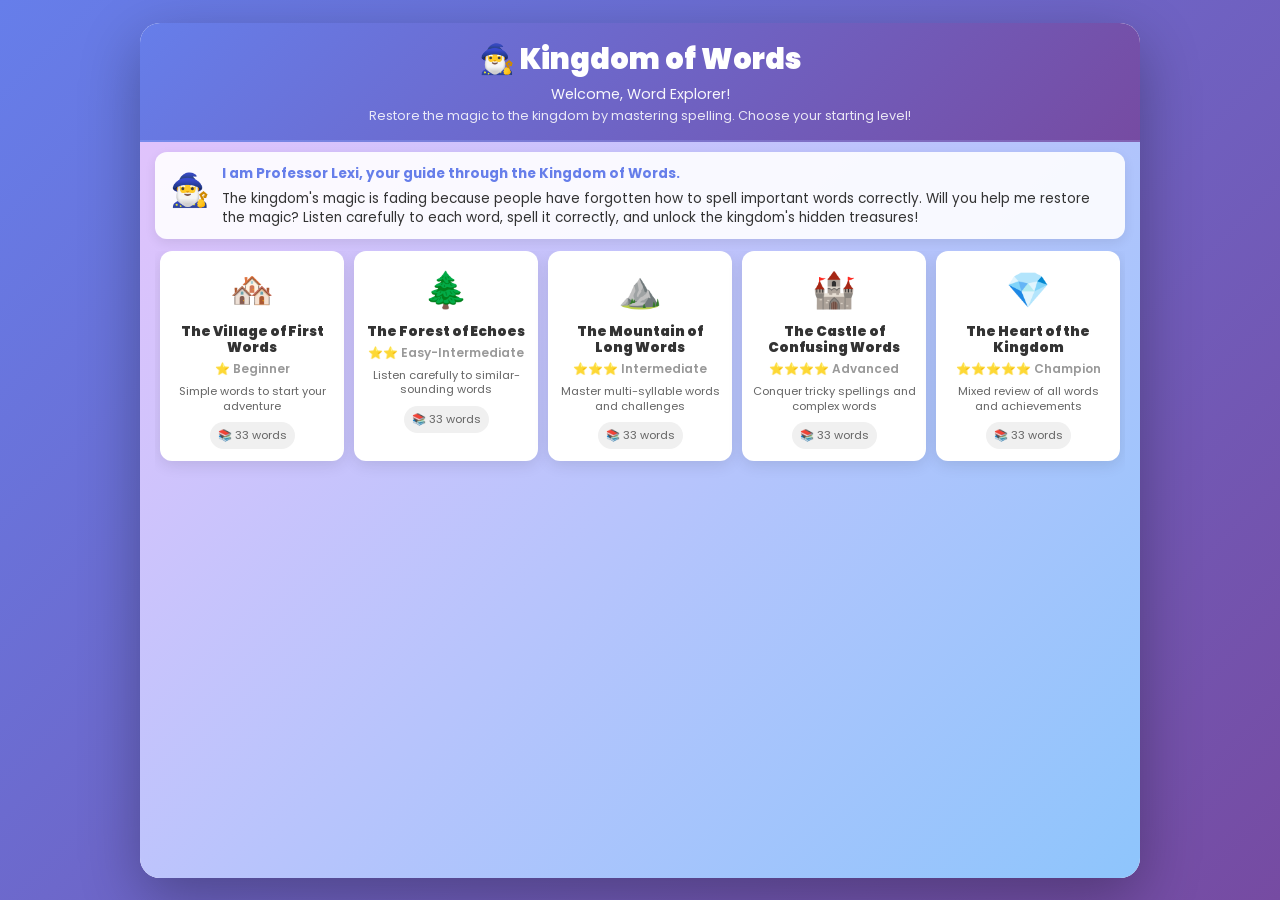
<file: onboarding.html>
<!DOCTYPE html>
<html lang="en">
<head>
    <meta charset="UTF-8">
    <meta name="viewport" content="width=device-width, initial-scale=1.0">
    <title>Kingdom of Words - Onboarding</title>
    <link href="https://fonts.googleapis.com/css2?family=Poppins:wght@300;400;600;700;900&display=swap" rel="stylesheet">
    <style>
        * {
            margin: 0;
            padding: 0;
            box-sizing: border-box;
        }

        body {
            background: linear-gradient(135deg, #667eea 0%, #764ba2 100%);
            font-family: 'Poppins', sans-serif;
            color: #333;
            height: 100vh;
            display: flex;
            justify-content: center;
            align-items: center;
            overflow: hidden;
        }

        .container {
            max-width: 1000px;
            width: 95%;
            height: 95vh;
            background: white;
            border-radius: 20px;
            box-shadow: 0 20px 60px rgba(0, 0, 0, 0.3);
            overflow: hidden;
            display: flex;
            flex-direction: column;
        }

        /* Header Section */
        .header-section {
            background: linear-gradient(135deg, #667eea 0%, #764ba2 100%);
            color: white;
            padding: 15px 20px;
            text-align: center;
            border-bottom: 2px solid rgba(255, 255, 255, 0.1);
        }

        .header-section h1 {
            font-size: 1.8rem;
            margin-bottom: 3px;
            font-weight: 900;
        }

        .header-subtitle {
            font-size: 0.9rem;
            margin-bottom: 2px;
            opacity: 0.95;
        }

        .header-tagline {
            font-size: 0.8rem;
            opacity: 0.85;
        }

        /* Screen Management */
        .screen {
            display: none;
            width: 100%;
            flex: 1;
            padding: 15px 15px;
            animation: fadeIn 0.6s ease-in;
            overflow: hidden auto;
        }

        .screen.active {
            display: flex;
            flex-direction: column;
        }

        @keyframes fadeIn {
            from {
                opacity: 0;
                transform: translateY(20px);
            }
            to {
                opacity: 1;
                transform: translateY(0);
            }
        }

        @keyframes slideIn {
            from {
                opacity: 0;
                transform: translateX(-30px);
            }
            to {
                opacity: 1;
                transform: translateX(0);
            }
        }

        /* Home Screen - REMOVED */
        .home-screen {
            display: none;
        }

        /* Lexi Screen - REMOVED */
        .lexi-screen {
            display: none;
        }

        .start-button {
            display: none;
        }

        .continue-button {
            display: none;
        }

        /* Map Screen */
        .map-screen {
            justify-content: flex-start;
            padding-top: 10px;
            background: linear-gradient(135deg, #e0c3fc 0%, #8ec5fc 100%);
        }

        .lexi-intro {
            display: flex;
            align-items: flex-start;
            gap: 12px;
            background: rgba(255, 255, 255, 0.9);
            padding: 12px 15px;
            border-radius: 12px;
            margin-bottom: 12px;
            box-shadow: 0 4px 12px rgba(0, 0, 0, 0.08);
        }

        .lexi-intro-emoji {
            font-size: 2rem;
            flex-shrink: 0;
            margin-top: 2px;
        }

        .lexi-intro-text p {
            font-size: 0.85rem;
            color: #333;
            line-height: 1.4;
            margin: 0;
        }

        .lexi-intro-text p:first-child {
            font-weight: 700;
            color: #667eea;
            margin-bottom: 6px;
        }

        .kingdoms-grid {
            display: grid;
            grid-template-columns: repeat(5, 1fr);
            gap: 10px;
            padding: 0 5px;
            flex: 1;
            align-content: flex-start;
            max-height: 100%;
            overflow-y: auto;
        }

        .kingdoms-grid::-webkit-scrollbar {
            width: 4px;
        }

        .kingdoms-grid::-webkit-scrollbar-track {
            background: transparent;
        }

        .kingdoms-grid::-webkit-scrollbar-thumb {
            background: rgba(102, 126, 234, 0.3);
            border-radius: 2px;
        }

        .kingdom-card {
            background: white;
            border-radius: 12px;
            padding: 12px 10px;
            text-align: center;
            cursor: pointer;
            transition: all 0.3s ease;
            box-shadow: 0 4px 15px rgba(0, 0, 0, 0.1);
            position: relative;
            overflow: hidden;
        }

        .kingdom-card:hover {
            transform: translateY(-10px);
            box-shadow: 0 15px 40px rgba(0, 0, 0, 0.2);
        }

        .kingdom-card.locked {
            opacity: 0.6;
            cursor: not-allowed;
        }

        .kingdom-card.locked:hover {
            transform: translateY(0);
            box-shadow: 0 5px 20px rgba(0, 0, 0, 0.1);
        }

        .lock-badge {
            position: absolute;
            top: 10px;
            right: 10px;
            font-size: 1.8rem;
            background: rgba(255, 0, 0, 0.7);
            border-radius: 50%;
            width: 40px;
            height: 40px;
            display: flex;
            align-items: center;
            justify-content: center;
        }

        .kingdom-emoji {
            font-size: 2.2rem;
            margin-bottom: 8px;
        }

        .kingdom-name {
            font-size: 0.85rem;
            font-weight: 900;
            color: #333;
            margin-bottom: 4px;
            line-height: 1.2;
        }

        .kingdom-difficulty {
            font-size: 0.75rem;
            color: #999;
            margin-bottom: 6px;
            font-weight: 600;
        }

        .kingdom-description {
            font-size: 0.7rem;
            color: #666;
            line-height: 1.3;
            margin-bottom: 8px;
        }

        .kingdom-words-count {
            font-size: 0.7rem;
            background: #f0f0f0;
            padding: 5px 8px;
            border-radius: 15px;
            color: #666;
            display: inline-block;
        }

        /* Level Confirmation Screen */
        .confirmation-screen {
            justify-content: center;
            align-items: center;
            background: linear-gradient(135deg, #a8edea 0%, #fed6e3 100%);
        }

        .confirmation-box {
            background: white;
            border-radius: 20px;
            padding: 30px 25px;
            text-align: center;
            max-width: 600px;
            box-shadow: 0 20px 60px rgba(0, 0, 0, 0.2);
            animation: slideIn 0.6s ease-out;
        }

        .confirmation-emoji {
            font-size: 3.5rem;
            margin-bottom: 12px;
        }

        .confirmation-box h3 {
            font-size: 1.5rem;
            color: #333;
            margin-bottom: 8px;
        }

        .confirmation-box p {
            font-size: 0.95rem;
            color: #666;
            line-height: 1.5;
            margin-bottom: 15px;
        }

        .confirmation-stats {
            display: grid;
            grid-template-columns: 1fr 1fr;
            gap: 12px;
            margin-bottom: 15px;
        }

        .stat-item {
            background: #f5f5f5;
            padding: 10px;
            border-radius: 8px;
        }

        .stat-label {
            font-size: 0.8rem;
            color: #999;
            margin-bottom: 3px;
        }

        .stat-value {
            font-size: 1.4rem;
            font-weight: 900;
            color: #667eea;
        }

        .button-group {
            display: grid;
            grid-template-columns: 1fr 1fr;
            gap: 10px;
        }

        .btn-primary {
            background: linear-gradient(135deg, #667eea 0%, #764ba2 100%);
            color: white;
            border: none;
            padding: 11px 20px;
            font-size: 0.9rem;
            border-radius: 50px;
            cursor: pointer;
            font-weight: 900;
            transition: all 0.3s ease;
            box-shadow: 0 10px 30px rgba(102, 126, 234, 0.4);
        }

        .btn-primary:hover {
            transform: translateY(-3px);
            box-shadow: 0 15px 40px rgba(102, 126, 234, 0.6);
        }

        .btn-secondary {
            background: white;
            color: #667eea;
            border: 2px solid #667eea;
            padding: 9px 20px;
            font-size: 0.9rem;
            border-radius: 50px;
            cursor: pointer;
            font-weight: 900;
            transition: all 0.3s ease;
        }

        .btn-secondary:hover {
            background: #f5f5f5;
        }

        /* Responsive */
        @media (max-width: 768px) {
            .container {
                height: 100vh;
                border-radius: 0;
            }

            .header-section {
                padding: 12px 15px;
            }

            .header-section h1 {
                font-size: 1.5rem;
                margin-bottom: 2px;
            }

            .header-subtitle {
                font-size: 0.85rem;
            }

            .header-tagline {
                font-size: 0.75rem;
            }

            .screen {
                padding: 12px 10px;
            }

            .kingdoms-grid {
                grid-template-columns: repeat(3, 1fr);
                gap: 8px;
            }

            .button-group {
                grid-template-columns: 1fr;
            }

            .confirmation-box {
                padding: 25px 15px;
            }
        }
    </style>
</head>
<body>
    <div class="container">
        <!-- Header Section -->
        <div class="header-section" id="headerSection">
            <h1>🧙‍♂️ Kingdom of Words</h1>
            <p class="header-subtitle">Welcome, Word Explorer!</p>
            <p class="header-tagline">Restore the magic to the kingdom by mastering spelling. Choose your starting level!</p>
        </div>

        <!-- Kingdom Map -->
        <div class="screen map-screen active" id="mapScreen">
            <div class="lexi-intro">
                <div class="lexi-intro-emoji">🧙‍♂️</div>
                <div class="lexi-intro-text">
                    <p>I am Professor Lexi, your guide through the Kingdom of Words.</p>
                    <p>The kingdom's magic is fading because people have forgotten how to spell important words correctly. Will you help me restore the magic? Listen carefully to each word, spell it correctly, and unlock the kingdom's hidden treasures!</p>
                </div>
            </div>
            <div class="kingdoms-grid" id="kingdomsGrid"></div>
        </div>

        <!-- Level Confirmation -->
        <div class="screen confirmation-screen" id="confirmationScreen">
            <div class="confirmation-box">
                <div class="confirmation-emoji" id="confirmEmoji">🏘️</div>
                <h3 id="confirmTitle">The Village of First Words</h3>
                <p id="confirmDescription">Simple words to start your adventure</p>
                
                <div class="confirmation-stats">
                    <div class="stat-item">
                        <div class="stat-label">Words</div>
                        <div class="stat-value" id="confirmWordCount">80</div>
                    </div>
                    <div class="stat-item">
                        <div class="stat-label">Difficulty</div>
                        <div class="stat-value">⭐</div>
                    </div>
                </div>

                <div class="button-group">
                    <button class="btn-secondary" onclick="goToMap()">Back to Map</button>
                    <button class="btn-primary" onclick="startGame()">Start Game</button>
                </div>
            </div>
        </div>
    </div>

    <script>
        // Kingdom data with word ranges
        const kingdoms = [
            {
                id: 1,
                emoji: "🏘️",
                name: "The Village of First Words",
                difficulty: "⭐ Beginner",
                description: "Simple words to start your adventure",
                locked: false,
                wordCount: 33,
                theme: "🎯 Hear • Type • Learn"
            },
            {
                id: 2,
                emoji: "🌲",
                name: "The Forest of Echoes",
                difficulty: "⭐⭐ Easy-Intermediate",
                description: "Listen carefully to similar-sounding words",
                locked: false,
                wordCount: 33,
                theme: "👂 Careful Listening"
            },
            {
                id: 3,
                emoji: "⛰️",
                name: "The Mountain of Long Words",
                difficulty: "⭐⭐⭐ Intermediate",
                description: "Master multi-syllable words and challenges",
                locked: false,
                wordCount: 33,
                theme: "📝 Multi-syllable Quest"
            },
            {
                id: 4,
                emoji: "🏰",
                name: "The Castle of Confusing Words",
                difficulty: "⭐⭐⭐⭐ Advanced",
                description: "Conquer tricky spellings and complex words",
                locked: false,
                wordCount: 33,
                theme: "⚡ Ultimate Challenge"
            },
            {
                id: 5,
                emoji: "💎",
                name: "The Heart of the Kingdom",
                difficulty: "⭐⭐⭐⭐⭐ Champion",
                description: "Mixed review of all words and achievements",
                locked: false,
                wordCount: 33,
                theme: "👑 Master Speller"
            }
        ];

        let selectedKingdom = null;

        function showScreen(screenId) {
            document.querySelectorAll('.screen').forEach(screen => {
                screen.classList.remove('active');
            });
            document.getElementById(screenId).classList.add('active');
        }

        function goToMap() {
            renderKingdoms();
            showScreen('mapScreen');
        }

        function renderKingdoms() {
            const grid = document.getElementById('kingdomsGrid');
            grid.innerHTML = '';

            kingdoms.forEach((kingdom, index) => {
                const card = document.createElement('div');
                card.className = `kingdom-card ${kingdom.locked ? 'locked' : ''}`;
                
                if (!kingdom.locked) {
                    card.onclick = () => startGame(kingdom);
                }

                card.innerHTML = `
                    ${kingdom.locked ? '<div class="lock-badge">🔒</div>' : ''}
                    <div class="kingdom-emoji">${kingdom.emoji}</div>
                    <div class="kingdom-name">${kingdom.name}</div>
                    <div class="kingdom-difficulty">${kingdom.difficulty}</div>
                    <div class="kingdom-description">${kingdom.description}</div>
                    <div class="kingdom-words-count">📚 ${kingdom.wordCount} words</div>
                `;

                grid.appendChild(card);
            });
        }

        function startGame(kingdom) {
            if (kingdom) {
                // Store selected kingdom in sessionStorage
                sessionStorage.setItem('selectedKingdom', JSON.stringify(kingdom));
                
                // Redirect to main game
                window.location.href = 'index.html?kingdom=' + kingdom.id;
            }
        }

        // Initialize - Start on map screen
        document.getElementById('homeScreen')?.remove();
        document.getElementById('lexiScreen')?.remove();
        renderKingdoms();
        showScreen('mapScreen');
    </script>
</body>
</html>
</file>
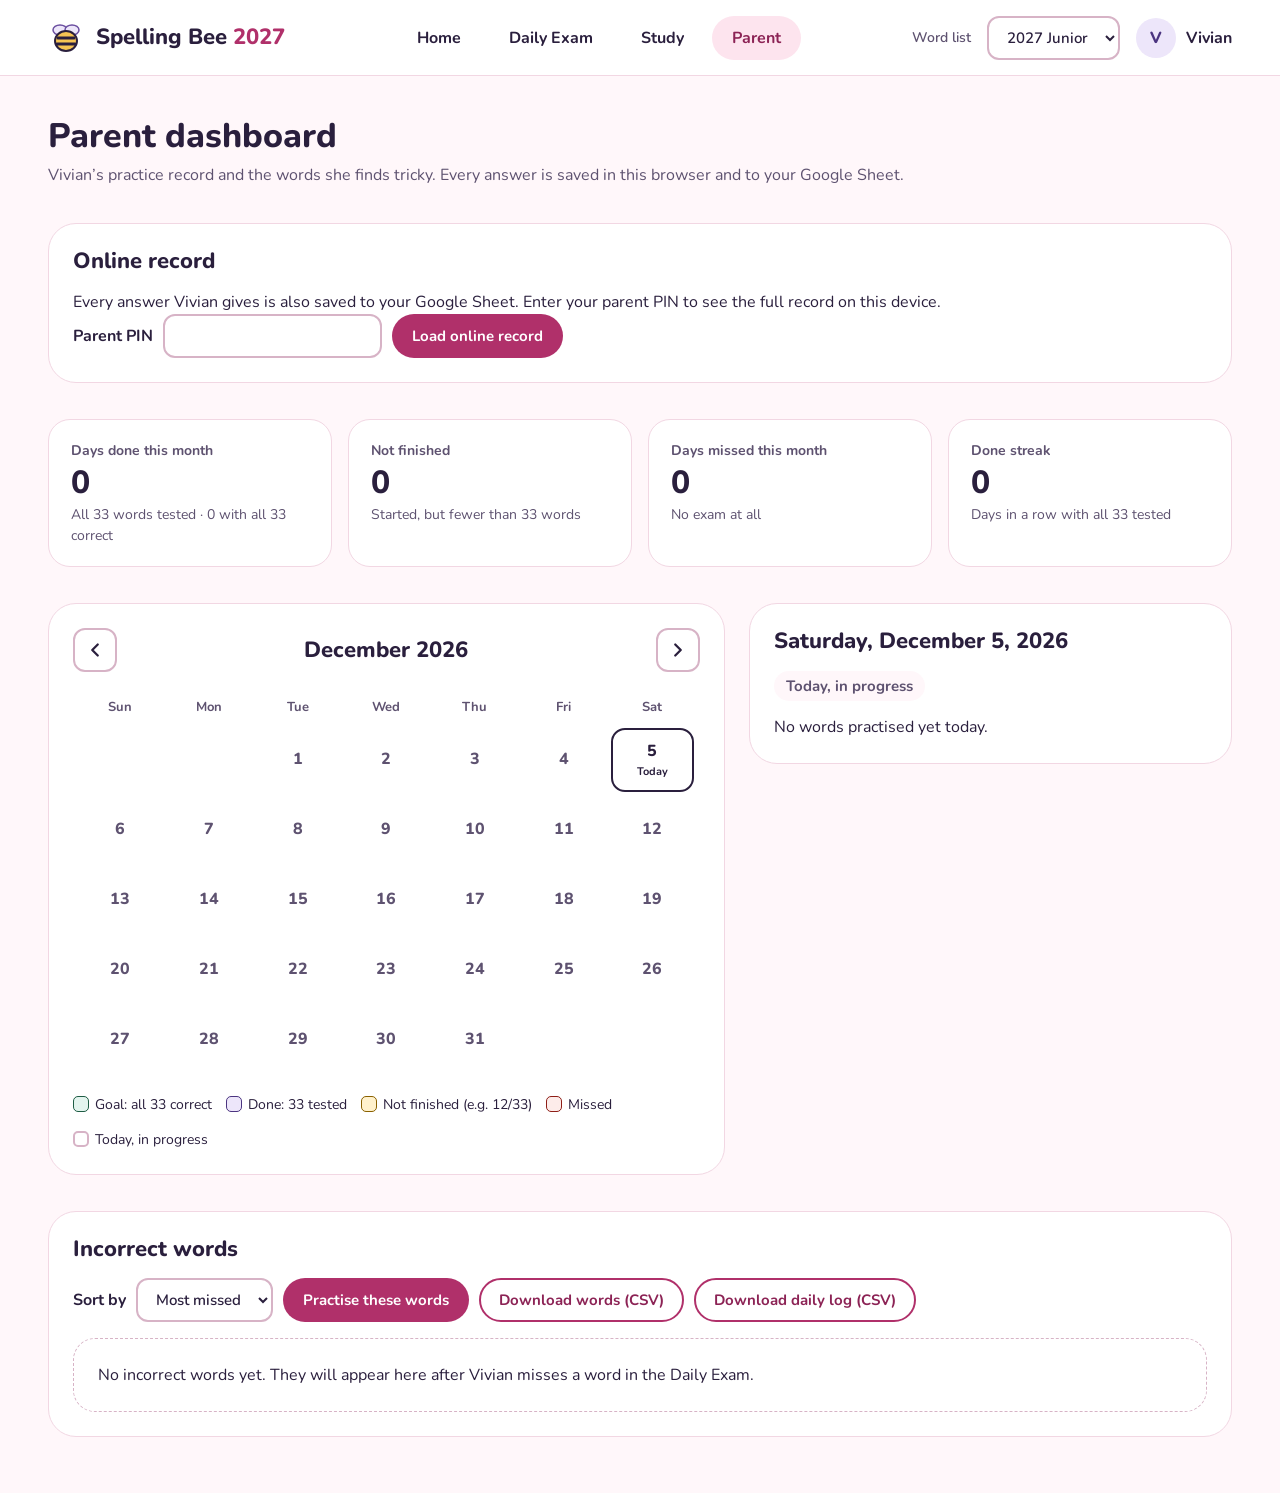
<file: parent.html>
<!DOCTYPE html>
<html lang="en">
<head>
    <meta charset="UTF-8">
    <meta name="viewport" content="width=device-width, initial-scale=1.0">
    <title>Spelling Bee 2027 – Parent</title>
    <link rel="preconnect" href="https://fonts.googleapis.com">
    <link rel="preconnect" href="https://fonts.gstatic.com" crossorigin>
    <link rel="stylesheet" href="https://fonts.googleapis.com/css2?family=Atkinson+Hyperlegible:wght@400;700&family=M+PLUS+Rounded+1c:wght@500;700;800&family=Nunito:wght@400;600;700;800&display=swap">
    <link rel="stylesheet" href="app.css">
    <script src="app.js"></script>
</head>
<body>
    <a class="skip-link" href="#main">Skip to main content</a>

    <header class="site-header">
        <a class="brand" href="index.html">
            <svg width="36" height="36" viewBox="0 0 36 36" aria-hidden="true"><ellipse cx="12" cy="10" rx="7" ry="5" fill="#EDE6FA" stroke="#6B4FA0" stroke-width="1.5"/><ellipse cx="24" cy="10" rx="7" ry="5" fill="#EDE6FA" stroke="#6B4FA0" stroke-width="1.5"/><ellipse cx="18" cy="21" rx="11" ry="10" fill="#F6C453" stroke="#2A1F3D" stroke-width="2"/><path d="M10 18h16M9 24h18" stroke="#2A1F3D" stroke-width="3" stroke-linecap="round"/></svg>
            <span>Spelling Bee <span class="brand-year">2027</span></span>
        </a>
        <nav class="main-nav" aria-label="Main">
            <a href="index.html" data-nav="home">Home</a>
            <a href="game.html" data-nav="exam">Daily Exam</a>
            <a href="game.html?view=study" data-nav="study">Study</a>
            <a href="parent.html" data-nav="parent">Parent</a>
        </nav>
        <div class="header-tools">
            <label for="word-list">Word list</label>
            <select id="word-list" class="select"></select>
            <div class="user-chip"><span class="avatar-initial" aria-hidden="true">V</span><span>Vivian</span></div>
        </div>
    </header>

    <main id="main" class="page">
        <div style="display: flex; flex-direction: column; gap: 6px">
            <h1 style="font-size: 2.125rem">Parent dashboard</h1>
            <p class="muted" id="intro-note">Vivian’s practice record and the words she finds tricky. This record is saved in this browser on this device.</p>
        </div>

        <section class="card panel" aria-labelledby="online-title" id="online-panel" hidden>
            <h2 id="online-title">Online record</h2>
            <div id="online-body" aria-live="polite"></div>
        </section>

        <section aria-label="This month at a glance" class="tiles">
            <div class="tile"><span class="tile-label">Days done this month</span><span class="tile-value" id="t-done">0</span><span class="tile-note" id="t-done-note">All 33 words tested</span></div>
            <div class="tile"><span class="tile-label">Not finished</span><span class="tile-value" id="t-partial">0</span><span class="tile-note" id="t-partial-note">Started, but fewer than 33 words</span></div>
            <div class="tile"><span class="tile-label">Days missed this month</span><span class="tile-value" id="t-missed">0</span><span class="tile-note">No exam at all</span></div>
            <div class="tile"><span class="tile-label">Done streak</span><span class="tile-value" id="t-streak">0</span><span class="tile-note">Days in a row with all 33 tested</span></div>
        </section>

        <div class="parent-grid">
            <section class="card panel" aria-labelledby="cal-title">
                <div class="cal-head">
                    <button type="button" class="icon-btn" id="prev-month" aria-label="Previous month"><svg width="22" height="22" viewBox="0 0 24 24" fill="none" stroke="currentColor" stroke-width="2.5" stroke-linecap="round" stroke-linejoin="round" aria-hidden="true"><path d="M15 6l-6 6 6 6"/></svg></button>
                    <h2 id="cal-title" aria-live="polite">Month</h2>
                    <button type="button" class="icon-btn" id="next-month" aria-label="Next month"><svg width="22" height="22" viewBox="0 0 24 24" fill="none" stroke="currentColor" stroke-width="2.5" stroke-linecap="round" stroke-linejoin="round" aria-hidden="true"><path d="M9 6l6 6-6 6"/></svg></button>
                </div>
                <table class="cal" aria-labelledby="cal-title">
                    <thead><tr>
                        <th scope="col" abbr="Sunday">Sun</th><th scope="col" abbr="Monday">Mon</th><th scope="col" abbr="Tuesday">Tue</th><th scope="col" abbr="Wednesday">Wed</th><th scope="col" abbr="Thursday">Thu</th><th scope="col" abbr="Friday">Fri</th><th scope="col" abbr="Saturday">Sat</th>
                    </tr></thead>
                    <tbody id="cal-body"></tbody>
                </table>
                <div class="legend" aria-label="Legend">
                    <span><i class="swatch" style="background: var(--good-soft); border: 1px solid var(--good)"></i>Goal: all 33 correct</span>
                    <span><i class="swatch" style="background: var(--lavender); border: 1px solid var(--lavender-ink)"></i>Done: 33 tested</span>
                    <span><i class="swatch" style="background: var(--honey-soft); border: 1px solid #8A6100"></i>Not finished (e.g. 12/33)</span>
                    <span><i class="swatch" style="background: var(--bad-soft); border: 1px solid var(--bad)"></i>Missed</span>
                    <span><i class="swatch" style="background: var(--surface); border: 2px solid var(--field-line)"></i>Today, in progress</span>
                </div>
            </section>

            <section class="card panel" aria-labelledby="day-title" id="day-panel">
                <h2 id="day-title" tabindex="-1">Day details</h2>
                <div id="day-body"></div>
            </section>
        </div>

        <section class="card panel" aria-labelledby="missed-title">
            <div class="section-head">
                <h2 id="missed-title">Incorrect words</h2>
                <p class="muted" id="missed-summary"></p>
            </div>
            <div class="toolbar">
                <label for="sort" style="font-weight: 700">Sort by</label>
                <select id="sort" class="select">
                    <option value="count">Most missed</option>
                    <option value="recent">Most recent</option>
                    <option value="az">A to Z</option>
                </select>
                <a class="btn btn-primary btn-small" href="game.html?mode=missed">Practise these words</a>
                <button type="button" class="btn btn-outline btn-small" id="export-words">Download words (CSV)</button>
                <button type="button" class="btn btn-outline btn-small" id="export-days">Download daily log (CSV)</button>
            </div>
            <div class="table-wrap" id="missed-wrap"></div>
        </section>
    </main>

    <nav class="bottom-nav" aria-label="Main">
        <a href="index.html" data-nav="home"><svg width="24" height="24" viewBox="0 0 24 24" fill="none" stroke="currentColor" stroke-width="2" stroke-linejoin="round" aria-hidden="true"><path d="M3 11l9-7 9 7v9a1 1 0 0 1-1 1h-5v-6H9v6H4a1 1 0 0 1-1-1z"/></svg>Home</a>
        <a href="game.html" data-nav="exam"><svg width="24" height="24" viewBox="0 0 24 24" fill="none" stroke="currentColor" stroke-width="2" stroke-linecap="round" stroke-linejoin="round" aria-hidden="true"><path d="M11 5L6 9H3v6h3l5 4z"/><path d="M15.5 8.5a5 5 0 0 1 0 7"/></svg>Exam</a>
        <a href="game.html?view=study" data-nav="study"><svg width="24" height="24" viewBox="0 0 24 24" fill="none" stroke="currentColor" stroke-width="2" stroke-linejoin="round" aria-hidden="true"><path d="M4 5a2 2 0 0 1 2-2h13v16H6a2 2 0 0 0-2 2z"/><path d="M4 21V5M9 7h6"/></svg>Study</a>
        <a href="parent.html" data-nav="parent"><svg width="24" height="24" viewBox="0 0 24 24" fill="none" stroke="currentColor" stroke-width="2" stroke-linecap="round" stroke-linejoin="round" aria-hidden="true"><rect x="3" y="5" width="18" height="16" rx="2"/><path d="M3 10h18M8 3v4M16 3v4"/></svg>Parent</a>
    </nav>

    <script>
        SB.initHeader('parent');

        const ICON_OK = '<svg width="12" height="12" viewBox="0 0 24 24" fill="none" stroke="currentColor" stroke-width="3.5" stroke-linecap="round" stroke-linejoin="round" aria-hidden="true"><path d="M5 12.5l4.5 4.5L19 7.5"/></svg>';
        const ICON_NO = '<svg width="12" height="12" viewBox="0 0 24 24" fill="none" stroke="currentColor" stroke-width="3.5" stroke-linecap="round" stroke-linejoin="round" aria-hidden="true"><path d="M6 6l12 12M18 6L6 18"/></svg>';
        const STATUS_TEXT = { goal: 'Done, goal reached', done: 'Done', partial: 'Not finished', missed: 'Missed', pending: 'Today, in progress', future: 'Upcoming', none: 'Before tracking started' };
        const MONTHS = ['January', 'February', 'March', 'April', 'May', 'June', 'July', 'August', 'September', 'October', 'November', 'December'];
        const DAYS = ['Sunday', 'Monday', 'Tuesday', 'Wednesday', 'Thursday', 'Friday', 'Saturday'];

        let progress = SB.getProgress();
        const todayKey = SB.todayKey();
        let GOAL = 33;
        let firstKey = todayKey;

        function useProgress(p) {
            progress = p;
            const practisedKeys = Object.keys(p.scores).filter(k => p.scores[k] && p.scores[k].total > 0).sort();
            firstKey = practisedKeys[0] || todayKey;
        }
        useProgress(progress);

        const view = { year: new Date().getFullYear(), month: new Date().getMonth(), selected: todayKey };

        function keyOf(y, m, d) {
            return SB.todayKey(new Date(y, m, d));
        }

        function statusOf(key) {
            const rec = progress.scores[key];
            const tested = rec ? rec.total : 0;
            // "Done" only once the full daily set (33 words) has been tested.
            if (tested >= GOAL) return rec.correct >= GOAL ? 'goal' : 'done';
            if (key > todayKey) return 'future';
            if (key === todayKey) return 'pending';
            if (tested > 0) return 'partial';
            if (key < firstKey) return 'none';
            return 'missed';
        }

        function niceDate(key) {
            const [y, m, d] = key.split('-').map(Number);
            const date = new Date(y, m - 1, d);
            return `${DAYS[date.getDay()]}, ${MONTHS[m - 1]} ${d}, ${y}`;
        }

        function renderTiles() {
            const upToToday = [];
            const dayCount = new Date().getDate();
            for (let d = 1; d <= dayCount; d++) upToToday.push(keyOf(new Date().getFullYear(), new Date().getMonth(), d));
            const statuses = upToToday.map(statusOf);
            const goalDays = statuses.filter(st => st === 'goal').length;
            document.getElementById('t-done').textContent = statuses.filter(st => st === 'goal' || st === 'done').length;
            document.getElementById('t-done-note').textContent = `All ${GOAL} words tested · ${goalDays} with all ${GOAL} correct`;
            document.getElementById('t-partial').textContent = statuses.filter(st => st === 'partial').length;
            document.getElementById('t-partial-note').textContent = `Started, but fewer than ${GOAL} words`;
            document.getElementById('t-missed').textContent = statuses.filter(st => st === 'missed').length;
            const streak = SB.streak(progress, GOAL);
            document.getElementById('t-streak').textContent = streak;
        }

        function renderCalendar() {
            const { year, month } = view;
            document.getElementById('cal-title').textContent = `${MONTHS[month]} ${year}`;
            const first = new Date(year, month, 1).getDay();
            const days = new Date(year, month + 1, 0).getDate();
            let html = '<tr>';
            for (let i = 0; i < first; i++) html += '<td></td>';
            for (let d = 1; d <= days; d++) {
                const key = keyOf(year, month, d);
                const st = statusOf(key);
                const rec = progress.scores[key];
                const detail = rec && rec.total > 0 ? `, ${rec.total} of ${GOAL} words tested, ${rec.correct} correct` : '';
                const count = rec ? `${Math.min(rec.total, GOAL)}/${GOAL}` : '';
                const tag = st === 'goal' ? `${ICON_OK}<span class="tag-text">Goal</span>` : st === 'done' ? `${ICON_OK}<span class="tag-text">Done</span>` : st === 'missed' ? `${ICON_NO}<span class="tag-text">Missed</span>` : st === 'partial' ? count : st === 'pending' ? (rec && rec.total ? count : '<span class="tag-text">Today</span>') : '';
                const clickable = st !== 'future' && st !== 'none';
                html += `<td><button type="button" class="cal-day ${st}${key === view.selected ? ' selected' : ''}" data-key="${key}"${clickable ? '' : ' disabled'} aria-pressed="${key === view.selected}" aria-label="${niceDate(key)}: ${STATUS_TEXT[st]}${detail}"><span class="num" aria-hidden="true">${d}</span><span class="tag" aria-hidden="true">${tag}</span></button></td>`;
                if ((first + d) % 7 === 0 && d !== days) html += '</tr><tr>';
            }
            const trailing = (7 - ((first + days) % 7)) % 7;
            for (let i = 0; i < trailing; i++) html += '<td></td>';
            html += '</tr>';
            document.getElementById('cal-body').innerHTML = html;
            document.querySelectorAll('.cal-day[data-key]:not([disabled])').forEach(b => b.addEventListener('click', () => {
                view.selected = b.dataset.key;
                renderCalendar();
                renderDay();
                document.querySelector(`.cal-day[data-key="${view.selected}"]`).focus();
            }));
            const now = new Date();
            document.getElementById('next-month').disabled = year > now.getFullYear() || (year === now.getFullYear() && month >= now.getMonth());
        }

        function renderDay() {
            const key = view.selected;
            const st = statusOf(key);
            const rec = progress.scores[key];
            document.getElementById('day-title').textContent = niceDate(key);
            let html = `<p class="status-pill ${st}">${STATUS_TEXT[st]}</p>`;
            if (rec && rec.total > 0 && rec.total < GOAL) {
                html += `<p style="margin-top: 10px">Tested ${rec.total} of ${GOAL} words — ${GOAL - rec.total} more needed for this day to count as done.</p>`;
            }
            if (rec && rec.total > 0) {
                const pct = Math.round(rec.correct / rec.total * 100);
                html += `
                    <dl class="day-stats" style="margin-top: 14px">
                        <div><dt>Words tried</dt><dd>${rec.total}</dd></div>
                        <div><dt>Spelled correctly</dt><dd>${rec.correct}</dd></div>
                        <div><dt>Incorrect</dt><dd>${rec.total - rec.correct}</dd></div>
                        <div><dt>Accuracy</dt><dd>${pct}%</dd></div>
                    </dl>`;
                const wrong = rec.wrong ? Object.entries(rec.wrong).sort((a, b) => b[1] - a[1]) : [];
                if (wrong.length) {
                    html += `<h3 style="font-size: 1rem; margin: 18px 0 8px">Words missed this day</h3><ul class="plain-list">${wrong.map(([w, n]) => `<li><strong>${SB.esc(w)}</strong><span>${n} ${n === 1 ? 'time' : 'times'}</span></li>`).join('')}</ul>`;
                } else if (rec.total > rec.correct) {
                    html += '<p class="muted" style="margin-top: 14px">The list of missed words is recorded from this update onward, so it isn’t available for this day.</p>';
                } else {
                    html += '<p style="margin-top: 14px">No mistakes this day. Wonderful!</p>';
                }
            } else if (st === 'missed') {
                html += '<p style="margin-top: 14px">No Daily Exam was done on this day.</p>';
            } else if (st === 'pending') {
                html += '<p style="margin-top: 14px">No words practised yet today.</p>';
            }
            document.getElementById('day-body').innerHTML = html;
        }

        function missedRows() {
            return Object.entries(progress.incorrectWordsCount).map(([word, count]) => ({
                word,
                count,
                right: progress.correctWords[word] || 0,
                last: progress.lastMissed[word] || '',
                typed: progress.lastTyped[word] || ''
            }));
        }

        function renderMissed() {
            const rows = missedRows();
            const sort = document.getElementById('sort').value;
            if (sort === 'count') rows.sort((a, b) => b.count - a.count || a.word.localeCompare(b.word));
            else if (sort === 'recent') rows.sort((a, b) => b.last.localeCompare(a.last) || b.count - a.count);
            else rows.sort((a, b) => a.word.localeCompare(b.word));
            const totalMisses = rows.reduce((n, r) => n + r.count, 0);
            document.getElementById('missed-summary').textContent = rows.length
                ? `${rows.length} different ${rows.length === 1 ? 'word' : 'words'}, ${totalMisses} ${totalMisses === 1 ? 'mistake' : 'mistakes'} in total`
                : '';
            const wrap = document.getElementById('missed-wrap');
            if (!rows.length) {
                wrap.innerHTML = '<p class="empty-note">No incorrect words yet. They will appear here after Vivian misses a word in the Daily Exam.</p>';
                return;
            }
            const max = Math.max(...rows.map(r => r.count));
            wrap.innerHTML = `
                <table class="data-table">
                    <caption class="visually-hidden">Incorrect words and how often each was missed</caption>
                    <thead><tr><th scope="col">Word</th><th scope="col" class="num">Times wrong</th><th scope="col" class="num">Times right</th><th scope="col">Last typed as</th><th scope="col">Last missed</th></tr></thead>
                    <tbody>${rows.map(r => `
                        <tr>
                            <td class="word">${SB.esc(r.word)}</td>
                            <td class="num">${r.count}<span class="count-bar" aria-hidden="true" style="width: ${Math.max(6, r.count / max * 60)}px"></span></td>
                            <td class="num">${r.right}</td>
                            <td>${r.typed ? `“${SB.esc(r.typed)}”` : '<span class="muted">–</span>'}</td>
                            <td>${r.last ? SB.esc(niceDate(r.last)) : '<span class="muted">Not recorded</span>'}</td>
                        </tr>`).join('')}
                    </tbody>
                </table>`;
        }

        function download(name, rows) {
            const csv = rows.map(r => r.map(v => `"${String(v).replace(/"/g, '""')}"`).join(',')).join('\r\n');
            const blob = new Blob(['﻿' + csv], { type: 'text/csv;charset=utf-8' });
            const a = document.createElement('a');
            a.href = URL.createObjectURL(blob);
            a.download = name;
            document.body.appendChild(a);
            a.click();
            a.remove();
            setTimeout(() => URL.revokeObjectURL(a.href), 1000);
        }

        document.getElementById('export-words').addEventListener('click', () => {
            const rows = missedRows().sort((a, b) => b.count - a.count);
            download(`vivian-incorrect-words-${todayKey}.csv`, [['Word', 'Times wrong', 'Times right', 'Last typed as', 'Last missed'], ...rows.map(r => [r.word, r.count, r.right, r.typed, r.last])]);
        });

        document.getElementById('export-days').addEventListener('click', () => {
            const rows = [['Date', 'Status', 'Words tried', 'Correct', 'Incorrect', 'Words missed']];
            const d = new Date(firstKey.slice(0, 4), Number(firstKey.slice(5, 7)) - 1, Number(firstKey.slice(8, 10)));
            const end = new Date();
            while (SB.todayKey(d) <= SB.todayKey(end)) {
                const key = SB.todayKey(d);
                const rec = progress.scores[key] || { correct: 0, total: 0 };
                const wrong = rec.wrong ? Object.entries(rec.wrong).map(([w, n]) => n > 1 ? `${w} (${n})` : w).join('; ') : '';
                rows.push([key, STATUS_TEXT[statusOf(key)], rec.total, rec.correct, rec.total - rec.correct, wrong]);
                d.setDate(d.getDate() + 1);
            }
            download(`vivian-daily-log-${todayKey}.csv`, rows);
        });

        document.getElementById('prev-month').addEventListener('click', () => {
            view.month--;
            if (view.month < 0) { view.month = 11; view.year--; }
            renderCalendar();
        });
        document.getElementById('next-month').addEventListener('click', () => {
            view.month++;
            if (view.month > 11) { view.month = 0; view.year++; }
            renderCalendar();
        });
        document.getElementById('sort').addEventListener('change', renderMissed);

        function renderAll() {
            renderTiles();
            renderCalendar();
            renderDay();
            renderMissed();
        }

        // ---------- online record ----------
        function showPinForm(message) {
            const body = document.getElementById('online-body');
            body.innerHTML = `
                <p>Every answer Vivian gives is also saved to your Google Sheet. Enter your parent PIN to see the full record on this device.</p>
                ${message ? `<p class="status-pill missed" role="alert">${SB.esc(message)}</p>` : ''}
                <form class="toolbar" id="pin-form">
                    <label for="pin-input" style="font-weight: 700">Parent PIN</label>
                    <input class="select" id="pin-input" type="password" autocomplete="current-password" required>
                    <button type="submit" class="btn btn-primary btn-small">Load online record</button>
                </form>`;
            document.getElementById('pin-form').addEventListener('submit', e => {
                e.preventDefault();
                const pin = document.getElementById('pin-input').value.trim();
                if (!pin) return;
                SB.setParentPin(pin);
                loadOnline(true);
            });
        }

        async function loadOnline(focusAfter) {
            const pin = SB.getParentPin();
            if (!pin) {
                showPinForm();
                return;
            }
            const body = document.getElementById('online-body');
            body.innerHTML = '<p>Loading the online record…</p>';
            try {
                const rows = await SB.fetchOnlineRows(pin);
                useProgress(SB.mergeOnlineRows(rows));
                renderAll();
                const time = new Date().toLocaleTimeString([], { hour: 'numeric', minute: '2-digit' });
                body.innerHTML = `
                    <p class="status-pill goal">Showing the online record</p>
                    <p>${rows.length} ${rows.length === 1 ? 'answer' : 'answers'} saved in your Google Sheet. Updated at ${SB.esc(time)}.</p>
                    <div class="toolbar">
                        <button type="button" class="btn btn-outline btn-small" id="online-refresh">Refresh</button>
                        <button type="button" class="btn btn-outline btn-small" id="online-forget">Forget PIN on this device</button>
                    </div>`;
                document.getElementById('online-refresh').addEventListener('click', () => loadOnline(true));
                document.getElementById('online-forget').addEventListener('click', () => {
                    SB.setParentPin('');
                    showPinForm();
                    document.getElementById('pin-input').focus();
                });
                if (focusAfter) document.getElementById('online-refresh').focus();
            } catch (err) {
                if (err.message === 'wrong-pin') {
                    SB.setParentPin('');
                    showPinForm('That PIN is not right. Please try again.');
                    document.getElementById('pin-input').focus();
                } else {
                    body.innerHTML = `
                        <p class="status-pill missed" role="alert">Could not reach the Google Sheet</p>
                        <p>Check the internet connection and try again. The record below is from this device only.</p>
                        <div class="toolbar"><button type="button" class="btn btn-outline btn-small" id="online-retry">Try again</button></div>`;
                    document.getElementById('online-retry').addEventListener('click', () => loadOnline(true));
                }
            }
        }

        if (SB.onlineEnabled) {
            document.getElementById('online-panel').hidden = false;
            document.getElementById('intro-note').textContent = 'Vivian’s practice record and the words she finds tricky. Every answer is saved in this browser and to your Google Sheet.';
        }

        SB.loadWords().then(data => { GOAL = data.goal; }).catch(() => {}).then(() => {
            renderAll();
            if (SB.onlineEnabled) loadOnline(false);
        });
    </script>
</body>
</html>
</file>
<file: app.css>
/* Spelling Bee 2027 — shared styles */
:root {
    --ink: #2A1F3D;
    --muted: #5E5270;
    --bg: #FFF7FA;
    --surface: #FFFFFF;
    --line: #F2D7E3;
    --field-line: #D7B3C6;
    --primary: #B0306A;
    --primary-ink: #8C2355;
    --primary-soft: #FDE4EE;
    --lavender: #EDE6FA;
    --lavender-ink: #4B3480;
    --honey: #F6C453;
    --honey-soft: #FFF1CC;
    --mint-soft: #E3F4EE;
    --sky-soft: #E1EEFB;
    --good: #1E5C44;
    --good-soft: #E3F4EE;
    --bad: #8E1E17;
    --bad-soft: #FDECEA;
    --track: #F6E3EC;
    --font-display: 'Nunito', system-ui, sans-serif;
    --font-body: 'Nunito', system-ui, sans-serif;
}

html.high-contrast {
    --ink: #000000;
    --muted: #2A1F3D;
    --line: #6B4F63;
    --field-line: #2A1F3D;
    --primary: #8C1F52;
    --primary-ink: #6B1A41;
    --track: #D9B8C8;
}

html.easy-read {
    --font-display: 'Atkinson Hyperlegible', system-ui, sans-serif;
    --font-body: 'Atkinson Hyperlegible', system-ui, sans-serif;
}
html.easy-read body { letter-spacing: 0.02em; word-spacing: 0.08em; }

html.text-small { font-size: 93.75%; }
html.text-large { font-size: 118.75%; }

html.reduce-motion *, html.reduce-motion *::before, html.reduce-motion *::after {
    animation: none !important;
    transition: none !important;
    scroll-behavior: auto !important;
}

* { box-sizing: border-box; }
[hidden] { display: none !important; }

body {
    margin: 0;
    font-family: var(--font-body);
    color: var(--ink);
    background: var(--bg);
    line-height: 1.5;
    min-height: 100vh;
}

a { color: var(--primary-ink); }
a:hover { color: #6B1A41; }
button, input, select { font-family: inherit; }
button { cursor: pointer; }
:focus-visible { outline: 3px solid var(--ink); outline-offset: 3px; }
h1, h2, h3 { font-family: var(--font-display); font-weight: 800; margin: 0; line-height: 1.2; }
p { margin: 0; }
img { max-width: 100%; }

.visually-hidden {
    position: absolute !important;
    width: 1px; height: 1px;
    padding: 0; margin: -1px;
    overflow: hidden; clip: rect(0 0 0 0);
    white-space: nowrap; border: 0;
}

.skip-link {
    position: absolute; left: 16px; top: -60px;
    padding: 10px 16px; border-radius: 12px;
    background: var(--ink); color: #FFFFFF; font-weight: 700; z-index: 10;
}
.skip-link:focus { top: 12px; color: #FFFFFF; }

/* ---------- Header ---------- */
.site-header {
    display: flex; align-items: center; justify-content: space-between; gap: 16px;
    min-height: 76px; padding: 0 48px;
    background: var(--surface); border-bottom: 1px solid var(--line);
}
.brand {
    display: flex; align-items: center; gap: 12px;
    text-decoration: none; color: var(--ink);
    font-family: var(--font-display); font-weight: 800; font-size: 1.375rem;
}
.brand:hover { color: var(--ink); }
.brand-year { color: var(--primary); }
.main-nav { display: flex; gap: 8px; }
.main-nav a {
    display: flex; align-items: center; gap: 8px;
    min-height: 44px; padding: 0 20px; border-radius: 999px;
    color: var(--ink); font-weight: 700; text-decoration: none;
}
.main-nav a:hover { background: var(--bg); }
.main-nav a[aria-current="page"] { background: var(--primary-soft); color: var(--primary-ink); }
.main-nav svg { display: none; }
.header-tools { display: flex; align-items: center; gap: 16px; }
.header-tools label { font-size: 0.875rem; font-weight: 600; color: var(--muted); }
.select {
    height: 44px; padding: 0 14px;
    border: 2px solid var(--field-line); border-radius: 12px;
    background: var(--surface); color: var(--ink);
    font-size: 0.9375rem; font-weight: 600;
}
.user-chip { display: flex; align-items: center; gap: 10px; font-weight: 700; }
.avatar-initial {
    width: 40px; height: 40px; border-radius: 50%;
    background: var(--lavender); color: var(--lavender-ink);
    display: flex; align-items: center; justify-content: center;
    font-family: var(--font-display); font-weight: 800;
}

/* ---------- Layout ---------- */
.page { max-width: 1280px; margin: 0 auto; padding: 40px 48px 56px; display: flex; flex-direction: column; gap: 36px; }
.card { background: var(--surface); border: 1px solid var(--line); border-radius: 28px; }
.muted { color: var(--muted); }

/* ---------- Buttons ---------- */
.btn {
    display: inline-flex; align-items: center; justify-content: center; gap: 10px;
    min-height: 52px; padding: 0 26px; border-radius: 999px;
    font-size: 1.125rem; font-weight: 700; text-decoration: none;
    border: 2px solid transparent;
}
.btn-primary { background: var(--primary); color: #FFFFFF; }
.btn-primary:hover { background: var(--primary-ink); color: #FFFFFF; }
.btn-outline { background: var(--surface); border-color: var(--primary); color: var(--primary-ink); }
.btn-outline:hover { background: var(--primary-soft); color: var(--primary-ink); }
.btn-soft {
    background: var(--surface); border: 2px solid var(--primary); color: var(--primary-ink);
    min-height: 52px; border-radius: 16px; font-size: 1rem; font-weight: 700;
}
.btn-soft:hover { background: var(--primary-soft); }

/* ---------- Home ---------- */
.home-top { display: grid; grid-template-columns: minmax(0, 1fr) 400px; gap: 24px; }
.hero {
    position: relative; display: flex; align-items: center; gap: 28px;
    padding: 28px 40px 28px 20px; border-radius: 28px; background: var(--primary-soft);
    overflow: hidden;
}
.hero-portrait { width: 260px; height: 260px; flex-shrink: 0; margin: -12px 0; object-fit: cover; }
.hero-text { display: flex; flex-direction: column; gap: 14px; }
.hero-kicker { font-size: 0.9375rem; font-weight: 700; color: var(--primary-ink); }
.hero h1 { font-size: 2.5rem; line-height: 1.15; }
.hero-lead { font-size: 1.125rem; line-height: 1.55; max-width: 460px; }
.hero-actions { display: flex; flex-wrap: wrap; gap: 12px; margin-top: 6px; }
.sparkle { position: absolute; }

.progress-card { padding: 28px; display: flex; flex-direction: column; gap: 20px; }
.progress-card h2 { font-size: 1.375rem; }
.progress-body { display: flex; align-items: center; gap: 24px; }
.ring { position: relative; width: 140px; height: 140px; flex-shrink: 0; }
.ring-label { position: absolute; inset: 0; display: flex; flex-direction: column; align-items: center; justify-content: center; }
.ring-number { font-family: var(--font-display); font-weight: 800; font-size: 2.25rem; line-height: 1; }
.ring-of { font-size: 0.875rem; color: var(--muted); font-weight: 600; }
.stat-list { margin: 0; display: flex; flex-direction: column; gap: 14px; }
.stat-list dt { font-size: 0.875rem; color: var(--muted); font-weight: 600; }
.stat-list dd { margin: 0; font-size: 1.25rem; font-weight: 700; }
.review-link {
    display: flex; align-items: center; justify-content: space-between;
    min-height: 52px; padding: 0 18px; border-radius: 16px;
    background: var(--lavender); color: var(--lavender-ink); font-weight: 700; text-decoration: none;
}
.review-link:hover { color: var(--lavender-ink); background: #E2D8F7; }

.section-head { display: flex; align-items: baseline; justify-content: space-between; gap: 16px; flex-wrap: wrap; }
.section-head h2 { font-size: 1.75rem; }
.quest-grid { display: grid; grid-template-columns: repeat(5, minmax(0, 1fr)); gap: 18px; }
.quest {
    display: flex; flex-direction: column; gap: 12px; padding: 22px;
    border-radius: 24px; background: var(--surface); border: 1px solid var(--line);
    color: var(--ink); text-decoration: none;
}
.quest:hover { color: var(--ink); border-color: var(--primary); }
.quest-icon { width: 56px; height: 56px; border-radius: 16px; display: flex; align-items: center; justify-content: center; }
.quest-name { font-family: var(--font-display); font-weight: 800; font-size: 1.125rem; line-height: 1.25; }
.quest-level { font-size: 0.875rem; font-weight: 700; color: var(--primary-ink); }
.quest-desc { font-size: 0.9375rem; line-height: 1.45; color: var(--muted); }
.quest-count { margin-top: auto; font-size: 0.875rem; font-weight: 700; }

/* ---------- Exam ---------- */
.exam-head { display: flex; align-items: flex-end; justify-content: space-between; gap: 24px; flex-wrap: wrap; }
.exam-head h1 { font-size: 2.125rem; }
.exam-head-left { display: flex; flex-direction: column; gap: 6px; }
.mode-row { display: flex; align-items: center; gap: 10px; flex-wrap: wrap; }
.mode-row label { font-weight: 700; font-size: 0.9375rem; }
.exam-progress { width: 420px; max-width: 100%; display: flex; flex-direction: column; gap: 8px; }
.exam-progress-labels { display: flex; justify-content: space-between; font-size: 0.9375rem; font-weight: 700; }
.bar { height: 14px; border-radius: 999px; background: var(--track); overflow: hidden; }
.bar-fill { height: 100%; border-radius: 999px; background: var(--primary); }

.exam-grid { display: grid; grid-template-columns: 440px minmax(0, 1fr); gap: 24px; }
.listen-panel { padding: 28px; border-radius: 28px; background: var(--primary-soft); display: flex; flex-direction: column; gap: 20px; }
.lexi-row { display: flex; align-items: center; gap: 18px; }
.lexi-avatar { width: 120px; height: 120px; flex-shrink: 0; border-radius: 50%; border: 4px solid #FFFFFF; }
.bubble { padding: 16px 18px; border-radius: 20px; background: var(--surface); font-size: 1.0625rem; line-height: 1.45; font-weight: 600; }
.listen-btn {
    display: flex; align-items: center; justify-content: center; gap: 14px;
    width: 100%; min-height: 96px; border: none; border-radius: 24px;
    background: var(--primary); color: #FFFFFF; font-size: 1.5rem; font-weight: 700;
}
.listen-btn:hover { background: var(--primary-ink); }
.two-up { display: grid; grid-template-columns: repeat(2, minmax(0, 1fr)); gap: 12px; }

.spell-panel { padding: 32px; display: flex; flex-direction: column; gap: 22px; }
.clues { margin: 0; display: grid; grid-template-columns: 180px minmax(0, 1fr); gap: 12px 20px; padding: 20px 22px; border-radius: 20px; background: var(--bg); }
.clues dt { font-size: 0.9375rem; font-weight: 700; color: var(--muted); }
.clues dd { margin: 0; font-size: 1.0625rem; line-height: 1.5; }
.spell-form { display: flex; flex-direction: column; gap: 12px; }
.spell-form label { font-family: var(--font-display); font-size: 1.25rem; font-weight: 800; }
.spell-row { display: flex; gap: 12px; }
.spell-input {
    flex-grow: 1; min-width: 0; height: 72px; padding: 0 22px;
    border: 3px solid var(--field-line); border-radius: 20px;
    background: var(--surface); color: var(--ink);
    font-size: 1.875rem; font-weight: 700; letter-spacing: 0.04em;
}
.spell-input:focus { border-color: var(--primary); }
.spell-input:disabled { background: var(--bg); }
.check-btn {
    min-width: 150px; height: 72px; border: none; border-radius: 20px;
    background: var(--primary); color: #FFFFFF; font-size: 1.25rem; font-weight: 700;
}
.check-btn:hover { background: var(--primary-ink); }
.check-btn:disabled { opacity: 0.5; cursor: not-allowed; }

.feedback { display: flex; align-items: center; gap: 16px; padding: 18px 22px; border-radius: 20px; }
.feedback-title { font-size: 1.25rem; font-weight: 800; }
.feedback-body { margin-top: 4px; font-size: 1rem; }
.feedback-good { background: var(--good-soft); color: var(--good); }
.feedback-bad { background: var(--bad-soft); color: var(--bad); }
.feedback-info { background: var(--lavender); color: var(--lavender-ink); }
.feedback .next-btn {
    flex-shrink: 0; min-height: 52px; padding: 0 24px; border: none; border-radius: 16px;
    color: #FFFFFF; font-size: 1.0625rem; font-weight: 700;
}
.feedback-good .next-btn { background: var(--good); }
.feedback-bad .next-btn { background: var(--bad); }
.feedback-info .next-btn { background: var(--lavender-ink); }
.feedback svg { flex-shrink: 0; }
.answer-card {
    margin-top: 12px; padding: 20px 22px; border-radius: 20px;
    background: var(--surface); border: 2px solid var(--bad-soft);
    display: flex; flex-direction: column; gap: 10px;
}
.answer-label { font-size: 0.875rem; font-weight: 700; color: var(--muted); }
.answer-word-row { display: flex; align-items: center; justify-content: space-between; gap: 12px; flex-wrap: wrap; }
.answer-word { font-family: var(--font-display); font-weight: 800; font-size: 2rem; line-height: 1.1; overflow-wrap: anywhere; }
.answer-letters { font-size: 1.125rem; font-weight: 700; letter-spacing: 0.06em; color: var(--primary-ink); overflow-wrap: anywhere; }
.answer-details { margin: 4px 0 0; display: flex; flex-direction: column; gap: 6px; }
.answer-details dt { font-size: 0.875rem; font-weight: 700; color: var(--muted); }
.answer-details dd { margin: 0 0 6px; font-size: 1.0625rem; line-height: 1.5; }
.answer-details dd.word-example { font-size: 1rem; }

/* ---------- Study ---------- */
.study-grid { display: grid; grid-template-columns: 250px minmax(0, 1fr) 280px; gap: 24px; align-items: start; }
.group-nav { display: flex; flex-direction: column; gap: 4px; }
.group-nav h2 { font-size: 1.125rem; margin-bottom: 8px; }
.group-btn {
    display: block; width: 100%; min-height: 54px; padding: 8px 14px;
    border: none; border-radius: 14px; background: transparent; color: var(--ink); text-align: left;
}
.group-btn:hover { background: var(--primary-soft); }
.group-btn[aria-current="true"] { background: var(--primary-soft); }
.group-btn strong { display: block; font-size: 0.9375rem; }
.group-btn span { display: block; font-size: 0.8125rem; color: var(--muted); }
.study-main { display: flex; flex-direction: column; gap: 18px; min-width: 0; }
.study-head { display: flex; align-items: flex-start; justify-content: space-between; gap: 16px; flex-wrap: wrap; }
.study-head h1 { font-size: 2.125rem; }
.chips { display: flex; gap: 8px; flex-wrap: wrap; }
.chip {
    min-height: 44px; padding: 0 18px; border-radius: 999px;
    border: 2px solid var(--field-line); background: var(--surface); color: var(--ink);
    font-size: 0.9375rem; font-weight: 700;
}
.chip[aria-pressed="true"] { background: var(--ink); border-color: var(--ink); color: #FFFFFF; }
.word-cards { display: grid; grid-template-columns: repeat(2, minmax(0, 1fr)); gap: 16px; }
.word-card { display: flex; flex-direction: column; gap: 10px; padding: 20px; border-radius: 22px; background: var(--surface); border: 1px solid var(--line); }
.word-card-top { display: flex; align-items: flex-start; justify-content: space-between; gap: 8px; }
.word-card h3 { font-size: 1.5rem; overflow-wrap: anywhere; }
.star-btn {
    width: 44px; height: 44px; flex-shrink: 0; border: none; border-radius: 12px;
    background: var(--bg); color: var(--primary-ink);
    display: flex; align-items: center; justify-content: center;
}
.star-btn[aria-pressed="true"] svg { fill: currentColor; }
.meta-row { display: flex; align-items: center; gap: 10px; flex-wrap: wrap; }
.pron { font-size: 0.9375rem; color: var(--muted); }
.pos-tag { padding: 2px 10px; border-radius: 999px; background: var(--lavender); color: var(--lavender-ink); font-size: 0.8125rem; font-weight: 700; }
.word-def { font-size: 0.9375rem; line-height: 1.5; }
.word-example { padding: 10px 12px; border-radius: 12px; background: var(--bg); font-size: 0.875rem; line-height: 1.5; font-style: italic; color: #4A3F5C; }
html.high-contrast .word-example { color: var(--ink); }
.small-listen {
    align-self: flex-start; display: flex; align-items: center; gap: 8px;
    min-height: 44px; padding: 0 16px; border: 2px solid var(--primary); border-radius: 12px;
    background: var(--surface); color: var(--primary-ink); font-size: 0.9375rem; font-weight: 700;
}
.small-listen:hover { background: var(--primary-soft); }
.empty-note { padding: 24px; border-radius: 22px; background: var(--surface); border: 1px dashed var(--field-line); }

.settings-col { display: flex; flex-direction: column; gap: 16px; }
.settings { padding: 22px; border-radius: 22px; display: flex; flex-direction: column; gap: 18px; }
.settings h2 { font-size: 1.125rem; }
.setting-label { font-size: 0.9375rem; font-weight: 700; }
.size-group { display: grid; grid-template-columns: repeat(3, minmax(0, 1fr)); gap: 6px; margin-top: 8px; }
.size-btn { min-height: 44px; border: 2px solid var(--field-line); border-radius: 12px; background: var(--surface); color: var(--ink); font-weight: 700; }
.size-btn[aria-pressed="true"] { border-color: var(--primary); background: var(--primary-soft); color: var(--primary-ink); font-weight: 800; }
.switch {
    display: flex; align-items: center; justify-content: space-between; width: 100%;
    min-height: 44px; padding: 0; border: none; background: transparent;
    color: var(--ink); font-size: 0.9375rem; font-weight: 700; text-align: left;
}
.switch-track { width: 48px; height: 28px; border-radius: 999px; background: #CFC6DA; display: flex; align-items: center; padding: 3px; flex-shrink: 0; }
.switch-thumb { width: 22px; height: 22px; border-radius: 50%; background: #FFFFFF; box-shadow: 0 1px 2px rgba(42, 31, 61, 0.3); }
.switch[aria-checked="true"] .switch-track { background: var(--primary); justify-content: flex-end; }
.range { width: 100%; height: 44px; accent-color: var(--primary); }
.tip { padding: 20px; border-radius: 22px; background: var(--honey-soft); display: flex; flex-direction: column; gap: 6px; }
.tip-title { font-size: 0.875rem; font-weight: 800; color: #6B4A00; }

/* ---------- Celebration ---------- */
.celebrate {
    display: flex; align-items: center; gap: 16px; padding: 18px 22px; border-radius: 20px;
    background: var(--honey-soft); color: #5A3E00; font-weight: 700; font-size: 1.125rem;
}

/* ---------- Capital-letter notice ---------- */
.notice {
    padding: 16px 22px; border-radius: 20px; border: 2px solid var(--honey);
    background: var(--honey-soft); color: #5A3E00; display: flex; flex-direction: column; gap: 10px;
}
.notice-title { font-weight: 800; font-size: 1.0625rem; }
.notice-words { list-style: none; margin: 0; padding: 0; display: flex; flex-wrap: wrap; gap: 8px; }
.notice-words li {
    padding: 4px 12px; border-radius: 999px; background: var(--surface);
    font-family: var(--font-display); font-weight: 800; color: var(--ink);
}

/* ---------- Bottom nav (phones) ---------- */
.bottom-nav { display: none; }

/* ---------- Responsive ---------- */
@media (max-width: 1180px) {
    .quest-grid { grid-template-columns: repeat(3, minmax(0, 1fr)); }
    .study-grid { grid-template-columns: 220px minmax(0, 1fr); }
    .study-grid .settings-col { grid-column: 1 / -1; display: grid; grid-template-columns: repeat(2, minmax(0, 1fr)); gap: 16px; }
    .word-cards { grid-template-columns: minmax(0, 1fr); }
}

@media (max-width: 980px) {
    .site-header { padding: 0 24px; }
    .header-tools label {
        position: absolute; width: 1px; height: 1px; margin: -1px;
        overflow: hidden; clip: rect(0 0 0 0); white-space: nowrap;
    }
    .user-chip span:last-child { display: none; }
    .page { padding: 28px 24px 48px; }
    .home-top, .exam-grid { grid-template-columns: minmax(0, 1fr); }
}

@media (max-width: 720px) {
    .site-header { padding: 10px 16px; min-height: 64px; }
    .brand { font-size: 1.125rem; }
    .brand svg { width: 30px; height: 30px; }
    .site-header .main-nav, .user-chip { display: none; }
    .page { padding: 20px 16px 110px; gap: 24px; }
    .hero { flex-direction: column; text-align: center; padding: 20px 20px 28px; gap: 8px; }
    .hero-portrait { width: 200px; height: 200px; margin: 0; }
    .hero h1 { font-size: 1.875rem; }
    .hero-actions { justify-content: center; }
    .hero-actions .btn { width: 100%; }
    .progress-body { flex-direction: column; align-items: flex-start; }
    .quest-grid { grid-template-columns: minmax(0, 1fr); }
    .exam-head h1, .study-head h1 { font-size: 1.625rem; }
    .listen-panel, .spell-panel { padding: 18px; border-radius: 22px; }
    .lexi-avatar { width: 84px; height: 84px; border-width: 3px; }
    .bubble { font-size: 1rem; padding: 12px 14px; }
    .listen-btn { min-height: 80px; font-size: 1.3125rem; }
    .clues { grid-template-columns: minmax(0, 1fr); gap: 4px; padding: 14px 16px; }
    .clues dd { margin-bottom: 8px; }
    .spell-row { flex-direction: column; }
    .spell-input { height: 60px; font-size: 1.5rem; }
    .check-btn { height: 56px; width: 100%; }
    .feedback { flex-wrap: wrap; }
    .feedback .next-btn { width: 100%; }
    .study-grid { grid-template-columns: minmax(0, 1fr); }
    .group-nav { display: grid; grid-template-columns: repeat(2, minmax(0, 1fr)); gap: 6px; }
    .group-nav h2 { grid-column: 1 / -1; }
    .study-grid .settings-col { grid-template-columns: minmax(0, 1fr); }

    .bottom-nav {
        display: grid; grid-template-columns: repeat(4, minmax(0, 1fr));
        position: fixed; left: 0; right: 0; bottom: 0; z-index: 5;
        padding: 6px 8px 14px; background: var(--surface); border-top: 1px solid var(--line);
    }
    .bottom-nav a {
        display: flex; flex-direction: column; align-items: center; justify-content: center; gap: 2px;
        min-height: 56px; border-radius: 14px; color: var(--ink);
        font-size: 0.8125rem; font-weight: 700; text-decoration: none;
    }
    .bottom-nav a[aria-current="page"] { background: var(--primary-soft); color: var(--primary-ink); font-weight: 800; }
}

/* ---------- Parent ---------- */
.tiles { display: grid; grid-template-columns: repeat(4, minmax(0, 1fr)); gap: 16px; }
.tile { padding: 20px 22px; border-radius: 22px; background: var(--surface); border: 1px solid var(--line); display: flex; flex-direction: column; gap: 4px; }
.tile-label { font-size: 0.875rem; font-weight: 700; color: var(--muted); }
.tile-value { font-family: var(--font-display); font-weight: 800; font-size: 2rem; line-height: 1.1; }
.tile-note { font-size: 0.875rem; color: var(--muted); }
.parent-grid { display: grid; grid-template-columns: minmax(0, 1.4fr) minmax(0, 1fr); gap: 24px; align-items: start; }
.panel { padding: 24px; display: flex; flex-direction: column; gap: 16px; }
.panel h2 { font-size: 1.375rem; }
.cal-head { display: flex; align-items: center; justify-content: space-between; gap: 12px; }
.icon-btn {
    width: 44px; height: 44px; border-radius: 12px; border: 2px solid var(--field-line);
    background: var(--surface); color: var(--ink); display: flex; align-items: center; justify-content: center;
}
.icon-btn:hover { background: var(--primary-soft); }
.cal { width: 100%; border-collapse: separate; border-spacing: 6px; table-layout: fixed; }
.cal th { font-size: 0.8125rem; font-weight: 700; color: var(--muted); padding: 4px 0; }
.cal td { padding: 0; }
.cal-day {
    width: 100%; min-height: 64px; padding: 6px; border-radius: 14px;
    border: 2px solid transparent; background: var(--bg); color: var(--ink);
    display: flex; flex-direction: column; align-items: center; justify-content: center; gap: 2px;
}
.cal-day .num { font-weight: 800; font-size: 1rem; }
.cal-day .tag { font-size: 0.6875rem; font-weight: 700; display: flex; align-items: center; gap: 2px; }
.cal-day.goal { background: var(--good-soft); color: var(--good); }
.cal-day.done { background: var(--lavender); color: var(--lavender-ink); }
.cal-day.missed { background: var(--bad-soft); color: var(--bad); }
.cal-day.partial { background: var(--honey-soft); color: #5A3E00; }
.cal-day.pending { background: var(--surface); border-color: var(--field-line); }
.cal-day.future, .cal-day.none { background: transparent; color: var(--muted); }
.cal-day.selected { border-color: var(--ink); }
.cal-day:disabled { cursor: default; }
.legend { display: flex; flex-wrap: wrap; gap: 14px; font-size: 0.875rem; }
.legend span { display: inline-flex; align-items: center; gap: 6px; }
.swatch { width: 16px; height: 16px; border-radius: 5px; display: inline-block; }
.day-stats { display: grid; grid-template-columns: repeat(2, minmax(0, 1fr)); gap: 10px; margin: 0; }
.day-stats div { padding: 12px 14px; border-radius: 14px; background: var(--bg); }
.day-stats dt { font-size: 0.8125rem; font-weight: 700; color: var(--muted); }
.day-stats dd { margin: 0; font-size: 1.25rem; font-weight: 800; }
.status-pill { display: inline-flex; align-items: center; gap: 6px; padding: 4px 12px; border-radius: 999px; font-weight: 700; font-size: 0.9375rem; align-self: flex-start; }
.status-pill.goal { background: var(--good-soft); color: var(--good); }
.status-pill.done { background: var(--lavender); color: var(--lavender-ink); }
.status-pill.missed { background: var(--bad-soft); color: var(--bad); }
.status-pill.partial { background: var(--honey-soft); color: #5A3E00; }
.status-pill.pending, .status-pill.none, .status-pill.future { background: var(--bg); color: var(--muted); }
.plain-list { margin: 0; padding: 0; list-style: none; display: flex; flex-direction: column; gap: 6px; }
.plain-list li { display: flex; justify-content: space-between; gap: 12px; padding: 8px 12px; border-radius: 10px; background: var(--bg); }
.toolbar { display: flex; align-items: center; gap: 10px; flex-wrap: wrap; }
.table-wrap { overflow-x: auto; }
.data-table { width: 100%; border-collapse: collapse; font-size: 0.9375rem; }
.data-table th, .data-table td { padding: 10px 12px; text-align: left; border-bottom: 1px solid var(--line); }
.data-table th { font-size: 0.8125rem; color: var(--muted); font-weight: 700; }
.data-table td.num, .data-table th.num { text-align: right; }
.data-table td.word { font-weight: 800; font-family: var(--font-display); }
.count-bar { display: inline-block; height: 8px; border-radius: 999px; background: var(--primary); vertical-align: middle; margin-left: 8px; }
.btn-small { min-height: 44px; padding: 0 18px; font-size: 0.9375rem; }

@media (max-width: 980px) {
    .tiles { grid-template-columns: repeat(2, minmax(0, 1fr)); }
    .parent-grid { grid-template-columns: minmax(0, 1fr); }
}
@media (max-width: 720px) {
    .cal { border-spacing: 3px; }
    .cal-day { min-height: 52px; padding: 4px 2px; border-radius: 10px; }
    .cal-day .tag .tag-text { display: none; }
    .cal-day .tag svg { width: 14px; height: 14px; }
    .tile-value { font-size: 1.625rem; }
}
</file>
